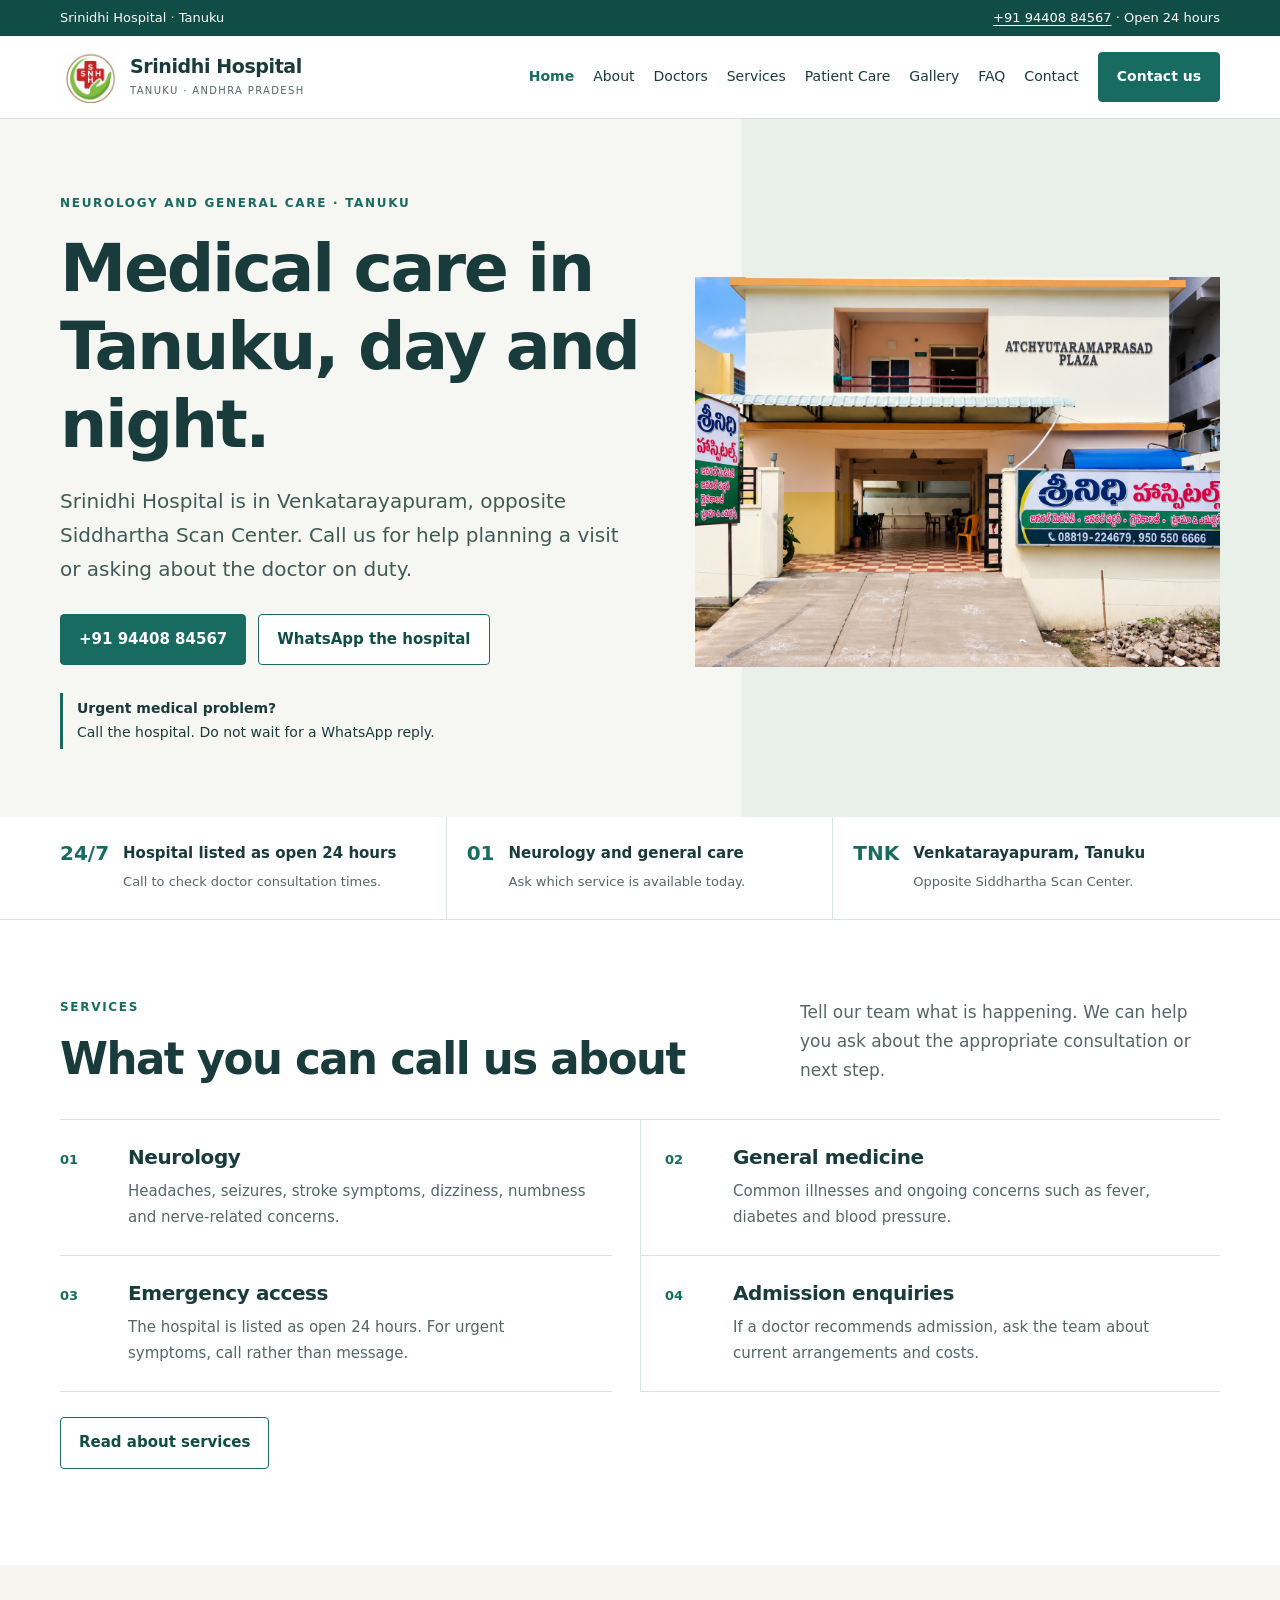
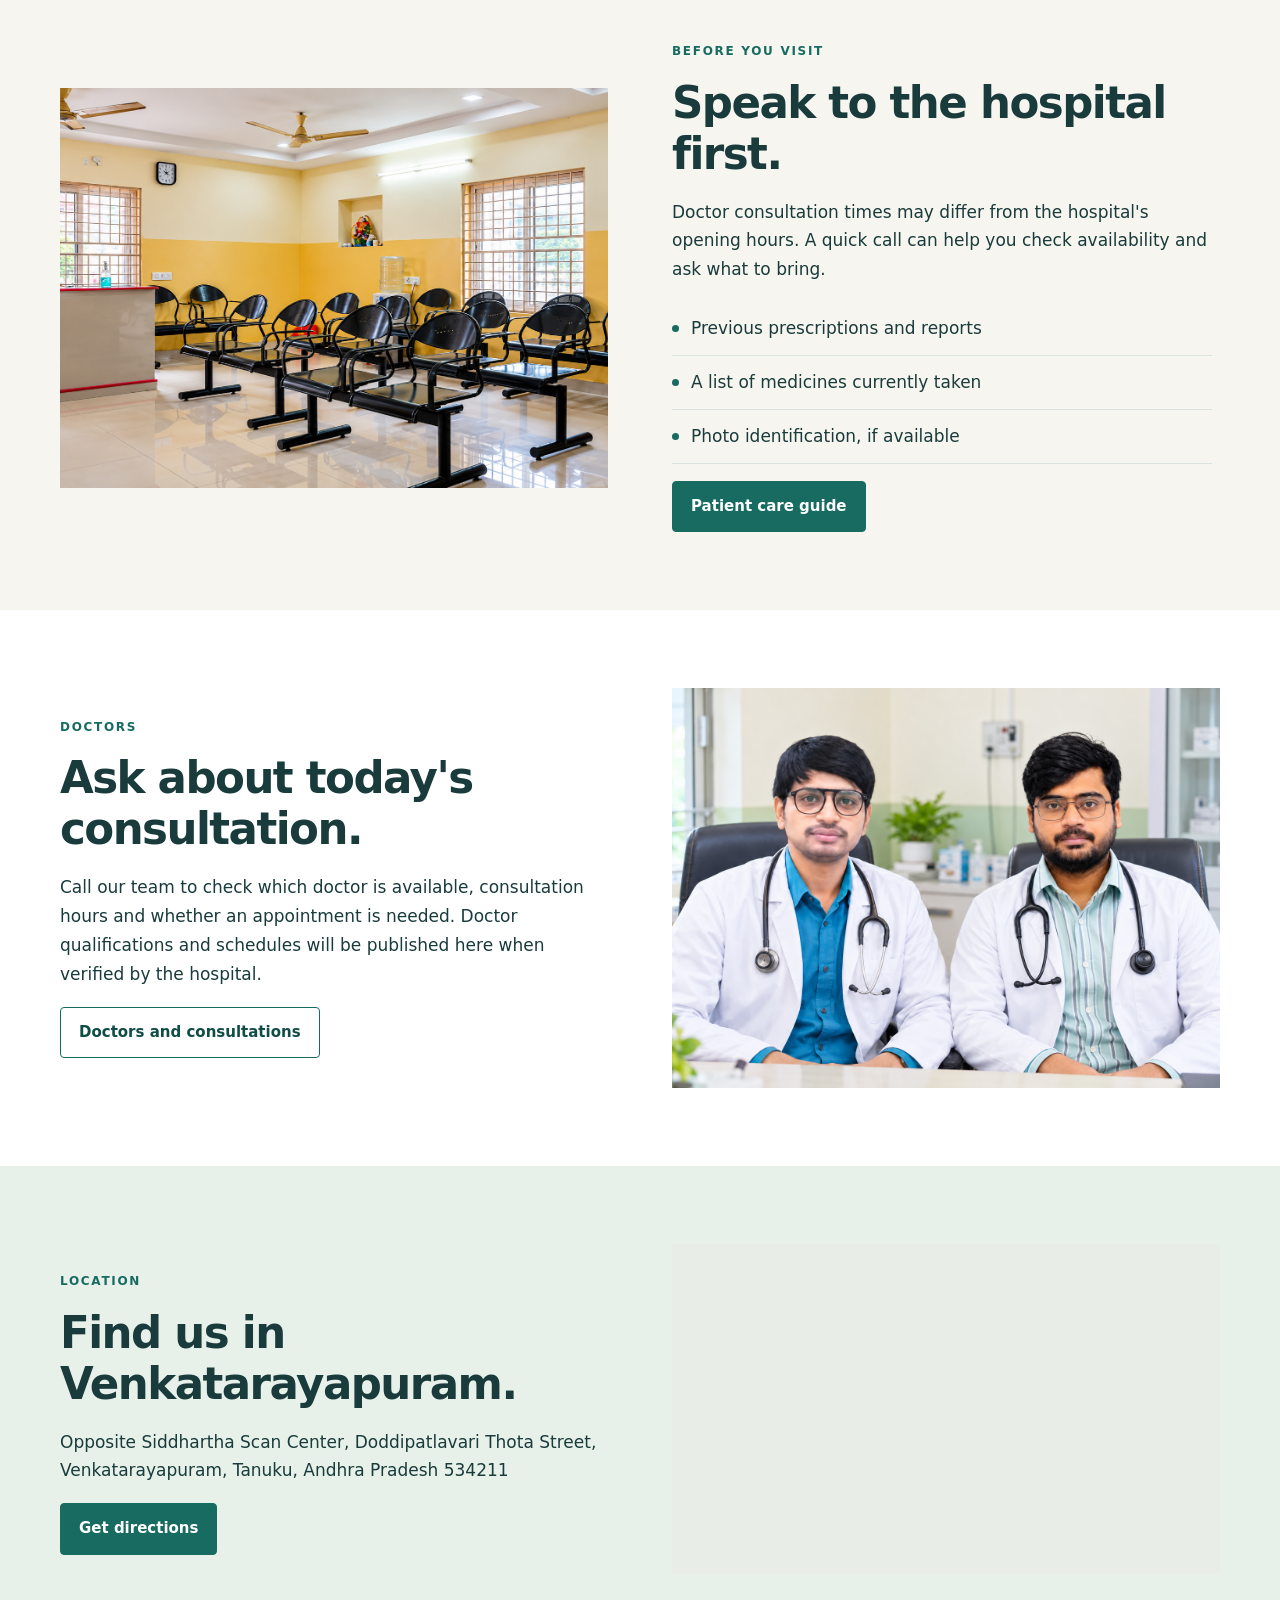
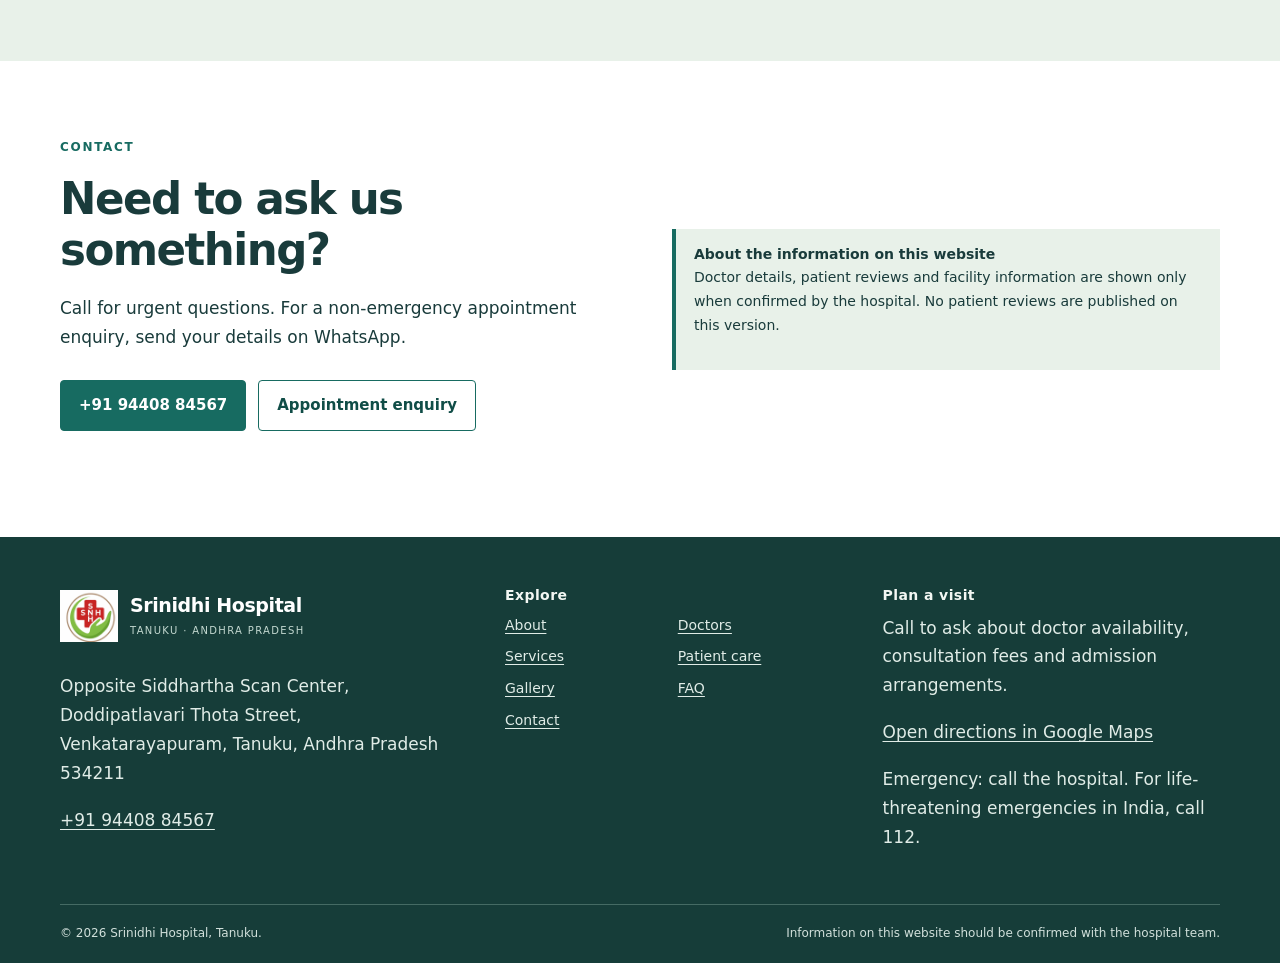
<file: index.html>
<!DOCTYPE html>
<html lang="en">
<head>
  <meta charset="UTF-8">
  <meta name="viewport" content="width=device-width, initial-scale=1">

  
  <link rel="canonical" href="https://srinidhi-hospital.onrender.com/">
<title>Srinidhi Neuro &amp; General Hospital, Tanuku | Neurology &amp; General Care</title>
  <meta name="description" content="Neurology and general medical care at Srinidhi Hospital in Tanuku, Andhra Pradesh. Call for information and help planning your visit.">
  <meta name="theme-color" content="#176b61">

  <meta property="og:type" content="website">
  <meta property="og:site_name" content="Srinidhi Hospital">
  <meta property="og:title" content="Srinidhi Hospital, Tanuku | Neurology and General Care">
  <meta property="og:description" content="Neurology and general medical care at Srinidhi Hospital in Tanuku, Andhra Pradesh.">

  <link rel="icon" href="assets/img/logo.png" type="image/png">
  <link rel="stylesheet" href="assets/css/style.css">

  

  <meta name="robots" content="index, follow, max-image-preview:large">
  <meta property="og:url" content="https://srinidhi-hospital.onrender.com/">
  <meta property="og:image" content="https://srinidhi-hospital.onrender.com/assets/img/og.png">
  <meta property="og:image:alt" content="Srinidhi Neuro &amp; General Hospital, Tanuku">
  <meta name="twitter:card" content="summary_large_image">
  <meta name="twitter:title" content="Srinidhi Hospital, Tanuku | Neurology and General Care">
  <meta name="twitter:description" content="Neurology and general medical care at Srinidhi Hospital in Tanuku, Andhra Pradesh. Call for information and help planning your visit.">
  <meta name="twitter:image" content="https://srinidhi-hospital.onrender.com/assets/img/og.png">
  <script type="application/ld+json">{"@context":"https://schema.org","@graph":[{"@type":"MedicalOrganization","@id":"https://srinidhi-hospital.onrender.com/#hospital","name":"Srinidhi Neuro & General Hospital","alternateName":"Srinidhi Hospital","url":"https://srinidhi-hospital.onrender.com/","telephone":"+91 94408 84567","logo":"https://srinidhi-hospital.onrender.com/assets/img/logo.png","image":"https://srinidhi-hospital.onrender.com/assets/img/og.png","address":{"@type":"PostalAddress","streetAddress":"Doddipatlavari Thota Street, Venkatarayapuram","addressLocality":"Tanuku","addressRegion":"Andhra Pradesh","postalCode":"534211","addressCountry":"IN"},"areaServed":{"@type":"City","name":"Tanuku"},"medicalSpecialty":["https://schema.org/Neurologic","https://schema.org/PrimaryCare"]},{"@type":"WebSite","@id":"https://srinidhi-hospital.onrender.com/#website","url":"https://srinidhi-hospital.onrender.com/","name":"Srinidhi Neuro & General Hospital","publisher":{"@id":"https://srinidhi-hospital.onrender.com/#hospital"},"inLanguage":"en-IN"},{"@type":"WebPage","@id":"https://srinidhi-hospital.onrender.com/#webpage","url":"https://srinidhi-hospital.onrender.com/","name":"Srinidhi Hospital, Tanuku | Neurology and General Care","description":"Neurology and general medical care at Srinidhi Hospital in Tanuku, Andhra Pradesh. Call for information and help planning your visit.","isPartOf":{"@id":"https://srinidhi-hospital.onrender.com/#website"},"about":{"@id":"https://srinidhi-hospital.onrender.com/#hospital"},"inLanguage":"en-IN"}]}</script>

</head>

<body>
<a class="skip" href="#main">Skip to content</a>

<div class="topbar">
  <div class="container">
    <span>Srinidhi Hospital · Tanuku</span>
    <span>
      <a data-phone href="tel:+919440884567">+91 94408 84567</a>
      · Open 24 hours
    </span>
  </div>
</div>

<header class="site-header">
  <div class="container nav-wrap">
   
    <a class="brand" href="index.html" aria-label="Srinidhi Hospital home">
      <img
        src="assets/img/logo.png"
        alt="Srinidhi Hospital logo"
        class="brand-logo"
        width="58"
        height="58"
      >
      <span class="brand-copy">
        <strong>Srinidhi Hospital</strong>
        <small>TANUKU · ANDHRA PRADESH</small>
      </span>
    </a>


    <button class="menu-toggle" type="button"
      aria-expanded="false" aria-label="Open navigation">
      Menu
    </button>

    <nav class="nav-links" aria-label="Main navigation">
      <a href="index.html" aria-current="page">Home</a>
      <a href="about.html">About</a>
      <a href="doctors.html">Doctors</a>
      <a href="services.html">Services</a>
      <a href="patient-care.html">Patient Care</a>
      <a href="gallery.html">Gallery</a>
      <a href="faq.html">FAQ</a>
      <a href="contact.html">Contact</a>
      <a class="nav-cta" href="contact.html#appointment">Contact us</a>
    </nav>

  </div>
</header>

<main id="main">

  <!-- Homepage hero -->
  <section class="hero">
    <div class="container hero-grid">

      <div class="hero-copy">
        <div class="eyebrow">NEUROLOGY AND GENERAL CARE · TANUKU</div>

        <h1>Medical care in Tanuku, day and night.</h1>

        <p class="lead">
          Srinidhi Hospital is in Venkatarayapuram, opposite
          Siddhartha Scan Center. Call us for help planning a visit
          or asking about the doctor on duty.
        </p>

        <div class="hero-actions">
          <a class="button" data-phone href="tel:+919440884567">
            Call +91 94408 84567
          </a>

          <a class="button secondary" data-wa
            href="https://wa.me/919440884567"
            target="_blank" rel="noopener">
            WhatsApp the hospital
          </a>
        </div>

        <div class="hero-note">
          <strong>Urgent medical problem?</strong>
          <span>Call the hospital. Do not wait for a WhatsApp reply.</span>
        </div>
      </div>

      <!-- Hospital exterior photo -->
      <div class="photo-slot hero-photo">
        <img
          src="assets/img/hospital-exterior.webp"
          alt="Exterior building of Srinidhi Hospital in Tanuku, Andhra Pradesh"
          width="1024"
          height="1536"
          fetchpriority="high">
      </div>

    </div>
  </section>

  <!-- Hospital information strip -->
  <section class="trust-strip">
    <div class="container trust-grid">

      <div class="trust-item">
        <span class="trust-num">24/7</span>
        <span>
          <strong>Hospital listed as open 24 hours</strong>
          <small>Call to check doctor consultation times.</small>
        </span>
      </div>

      <div class="trust-item">
        <span class="trust-num">01</span>
        <span>
          <strong>Neurology and general care</strong>
          <small>Ask which service is available today.</small>
        </span>
      </div>

      <div class="trust-item">
        <span class="trust-num">TNK</span>
        <span>
          <strong>Venkatarayapuram, Tanuku</strong>
          <small>Opposite Siddhartha Scan Center.</small>
        </span>
      </div>

    </div>
  </section>

  <!-- Services -->
  <section class="section">
    <div class="container">

      <div class="section-heading">
        <div>
          <div class="eyebrow">SERVICES</div>
          <h2>What you can call us about</h2>
        </div>

        <p>
          Tell our team what is happening. We can help you ask about
          the appropriate consultation or next step.
        </p>
      </div>

      <div class="services-list">

        <article class="service-row">
          <span class="service-index">01</span>
          <div>
            <h3>Neurology</h3>
            <p>
              Headaches, seizures, stroke symptoms, dizziness,
              numbness and nerve-related concerns.
            </p>
          </div>
        </article>

        <article class="service-row">
          <span class="service-index">02</span>
          <div>
            <h3>General medicine</h3>
            <p>
              Common illnesses and ongoing concerns such as fever,
              diabetes and blood pressure.
            </p>
          </div>
        </article>

        <article class="service-row">
          <span class="service-index">03</span>
          <div>
            <h3>Emergency access</h3>
            <p>
              The hospital is listed as open 24 hours. For urgent
              symptoms, call rather than message.
            </p>
          </div>
        </article>

        <article class="service-row">
          <span class="service-index">04</span>
          <div>
            <h3>Admission enquiries</h3>
            <p>
              If a doctor recommends admission, ask the team about
              current arrangements and costs.
            </p>
          </div>
        </article>

      </div>

      <p style="margin-top:25px">
        <a class="button secondary" href="services.html">
          Read about services
        </a>
      </p>

    </div>
  </section>

  <!-- Before your visit -->
  <section class="section soft">
    <div class="container split">
      <div class="photo-slot hero-photo">
        <img
            src="assets/img/reception.webp"
            alt="Reception and waiting area at Srinidhi Hospital"
            width="1600"
            height="900"
            loading="lazy"
        >
        </div>

      <div class="split-copy">
        <div class="eyebrow">BEFORE YOU VISIT</div>
        <h2>Speak to the hospital first.</h2>

        <p>
          Doctor consultation times may differ from the hospital's
          opening hours. A quick call can help you check availability
          and ask what to bring.
        </p>

        <ul class="checklist">
          <li>Previous prescriptions and reports</li>
          <li>A list of medicines currently taken</li>
          <li>Photo identification, if available</li>
        </ul>

        <a href="patient-care.html" class="button">
          Patient care guide
        </a>
      </div>

    </div>
  </section>

  <!-- Doctors -->
  <section class="section">
    <div class="container split">

      <div class="split-copy">
        <div class="eyebrow">DOCTORS</div>
        <h2>Ask about today's consultation.</h2>

        <p>
          Call our team to check which doctor is available,
          consultation hours and whether an appointment is needed.
          Doctor qualifications and schedules will be published here
          when verified by the hospital.
        </p>

        <a class="button secondary" href="doctors.html">
          Doctors and consultations
        </a>
      </div>

      <div class="photo-slot hero-photo">
        <img
            src="assets/img/doctors-team.webp"
            alt="Doctors at Srinidhi Hospital, Tanuku"
            width="1536"
            height="1024"
            loading="lazy"
        >
        </div>

    </div>
  </section>

  <!-- Location and map -->
  <section class="section green">
    <div class="container split">

      <div>
        <div class="eyebrow">LOCATION</div>
        <h2>Find us in Venkatarayapuram.</h2>

        <p data-address>
          Opposite Siddhartha Scan Center, Doddipatlavari Thota Street,
          Venkatarayapuram, Tanuku, Andhra Pradesh 534211
        </p>

        <a class="button" data-map
          href="https://www.google.com/maps/search/?api=1&query=Srinidhi+Hospital+Tanuku"
          target="_blank" rel="noopener">
          Get directions
        </a>
      </div>

      <div>
        <iframe
          class="map-frame"
          title="Map showing Srinidhi Hospital in Tanuku"
          loading="lazy"
          src="https://maps.google.com/maps?q=Srinidhi%20Hospital%20Tanuku%20Andhra%20Pradesh&t=&z=15&ie=UTF8&iwloc=&output=embed"
          referrerpolicy="no-referrer-when-downgrade">
        </iframe>
      </div>

    </div>
  </section>

  <!-- Contact -->
  <section class="section">
    <div class="container split">

      <div>
        <div class="eyebrow">CONTACT</div>
        <h2>Need to ask us something?</h2>

        <p>
          Call for urgent questions. For a non-emergency appointment
          enquiry, send your details on WhatsApp.
        </p>

        <div class="hero-actions">
          <a class="button" data-phone href="tel:+919440884567">
            Call the hospital
          </a>

          <a class="button secondary" href="contact.html#appointment">
            Appointment enquiry
          </a>
        </div>
      </div>

      <div class="notice">
        <strong>About the information on this website</strong>
        <p>
          Doctor details, patient reviews and facility information
          are shown only when confirmed by the hospital. No patient
          reviews are published on this version.
        </p>
      </div>

    </div>
  </section>

</main>

<!-- Footer -->
<footer class="site-footer">
  <div class="container">

    <div class="footer-grid">

      <div>
        
        <a class="brand" href="index.html" aria-label="Srinidhi Hospital home">
          <img
            src="assets/img/logo.png"
            alt="Srinidhi Hospital logo"
            class="brand-logo"
            width="58"
            height="58"
            loading="lazy"
          >
          <span class="brand-copy">
            <strong>Srinidhi Hospital</strong>
            <small>TANUKU · ANDHRA PRADESH</small>
          </span>
        </a>


        <p style="margin-top:18px" data-address>
          Opposite Siddhartha Scan Center, Doddipatlavari Thota Street,
          Venkatarayapuram, Tanuku, Andhra Pradesh 534211
        </p>

        <p>
          <a data-phone href="tel:+919440884567">
            +91 94408 84567
          </a>
        </p>
      </div>

      <div>
        <h3>Explore</h3>
        <div class="footer-links">
          <a href="about.html">About</a>
          <a href="doctors.html">Doctors</a>
          <a href="services.html">Services</a>
          <a href="patient-care.html">Patient care</a>
          <a href="gallery.html">Gallery</a>
          <a href="faq.html">FAQ</a>
          <a href="contact.html">Contact</a>
        </div>
      </div>

      <div>
        <h3>Plan a visit</h3>
        <p>
          Call to ask about doctor availability, consultation fees
          and admission arrangements.
        </p>

        <p>
          <a data-map
            href="https://www.google.com/maps/search/?api=1&query=Srinidhi+Hospital+Tanuku"
            target="_blank" rel="noopener">
            Open directions in Google Maps
          </a>
        </p>

        <p>
          Emergency: call the hospital. For life-threatening
          emergencies in India, call 112.
        </p>
      </div>

    </div>

    <div class="footer-bottom">
      <span>© <span data-year>2026</span> Srinidhi Hospital, Tanuku.</span>
      <span>Information on this website should be confirmed with the hospital team.</span>
    </div>

  </div>
</footer>

<!-- Fixed mobile call and WhatsApp buttons -->
<div class="mobile-actions">
  <a data-phone href="tel:+919440884567">Call hospital</a>
  <a data-wa href="https://wa.me/919440884567"
    target="_blank" rel="noopener">WhatsApp</a>
</div>

<script src="assets/js/config.js"></script>
<script src="assets/js/main.js"></script>

</body>
</html>
</file>
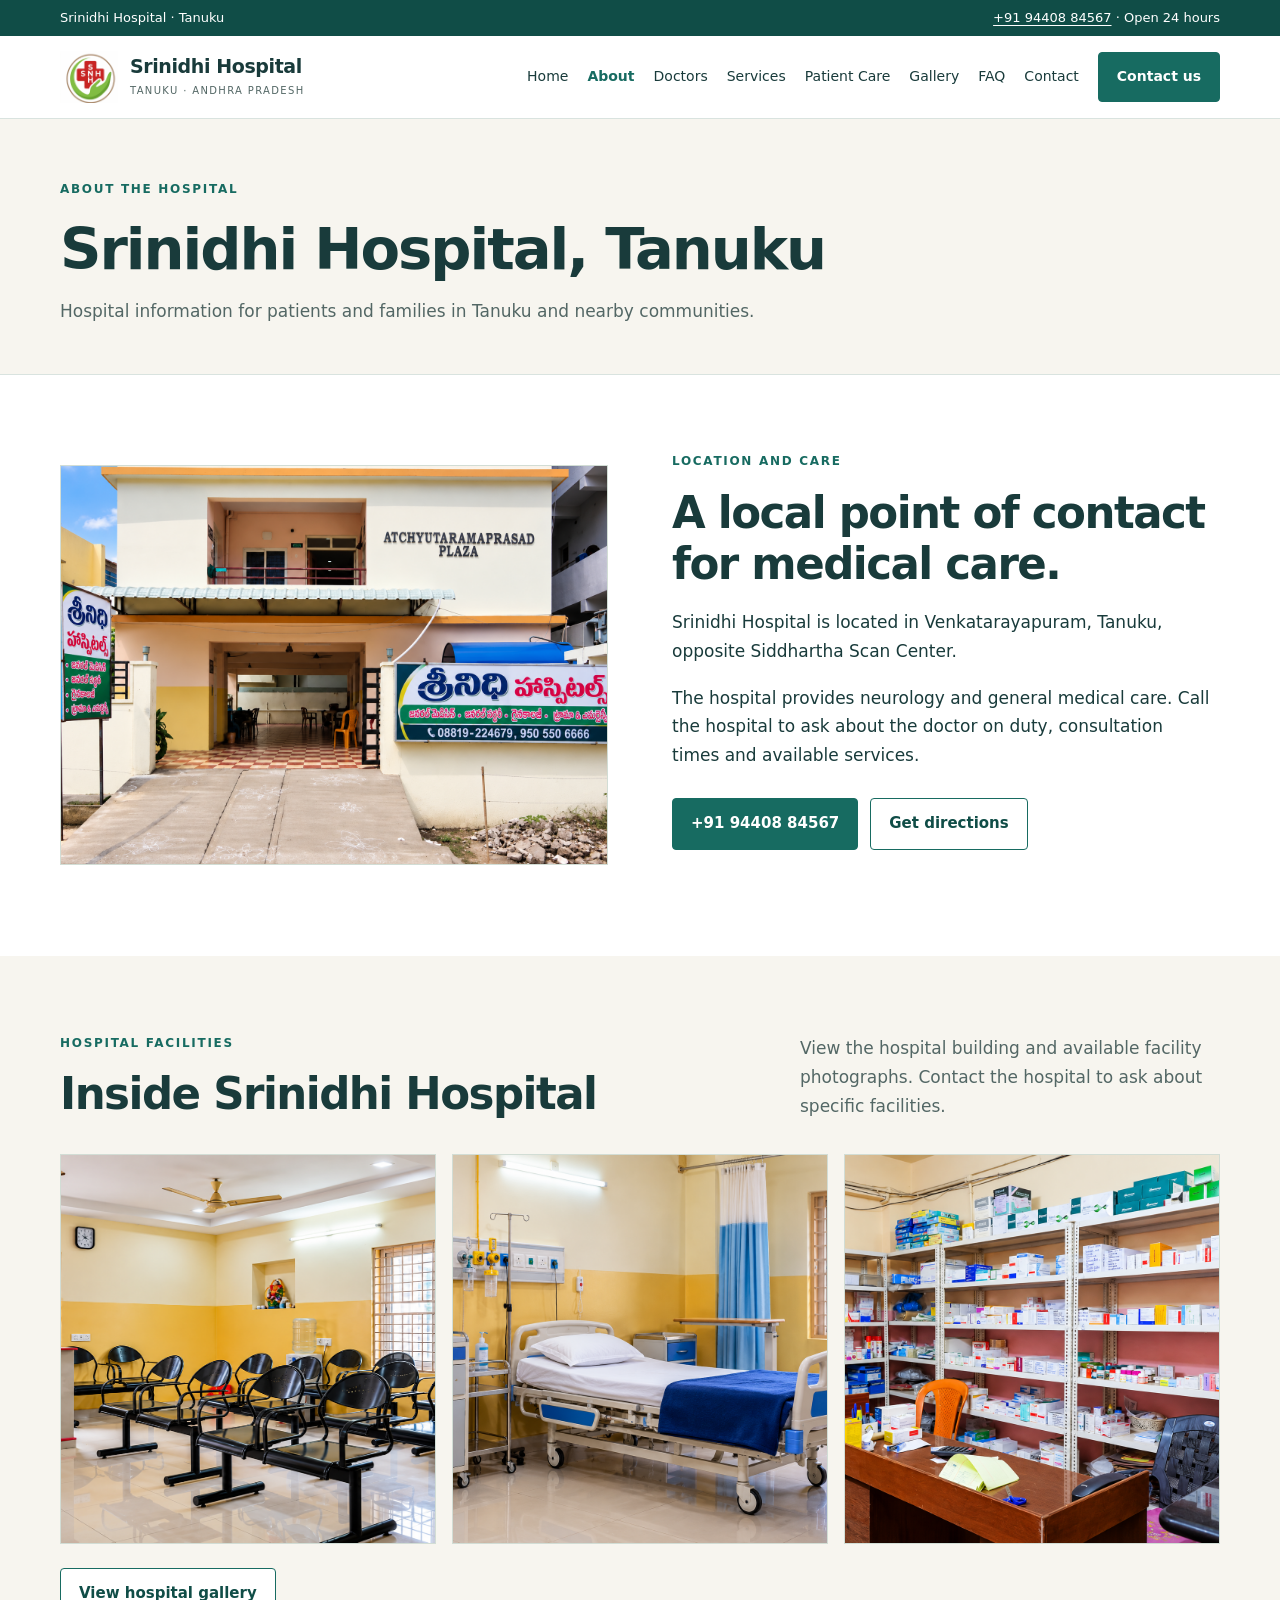
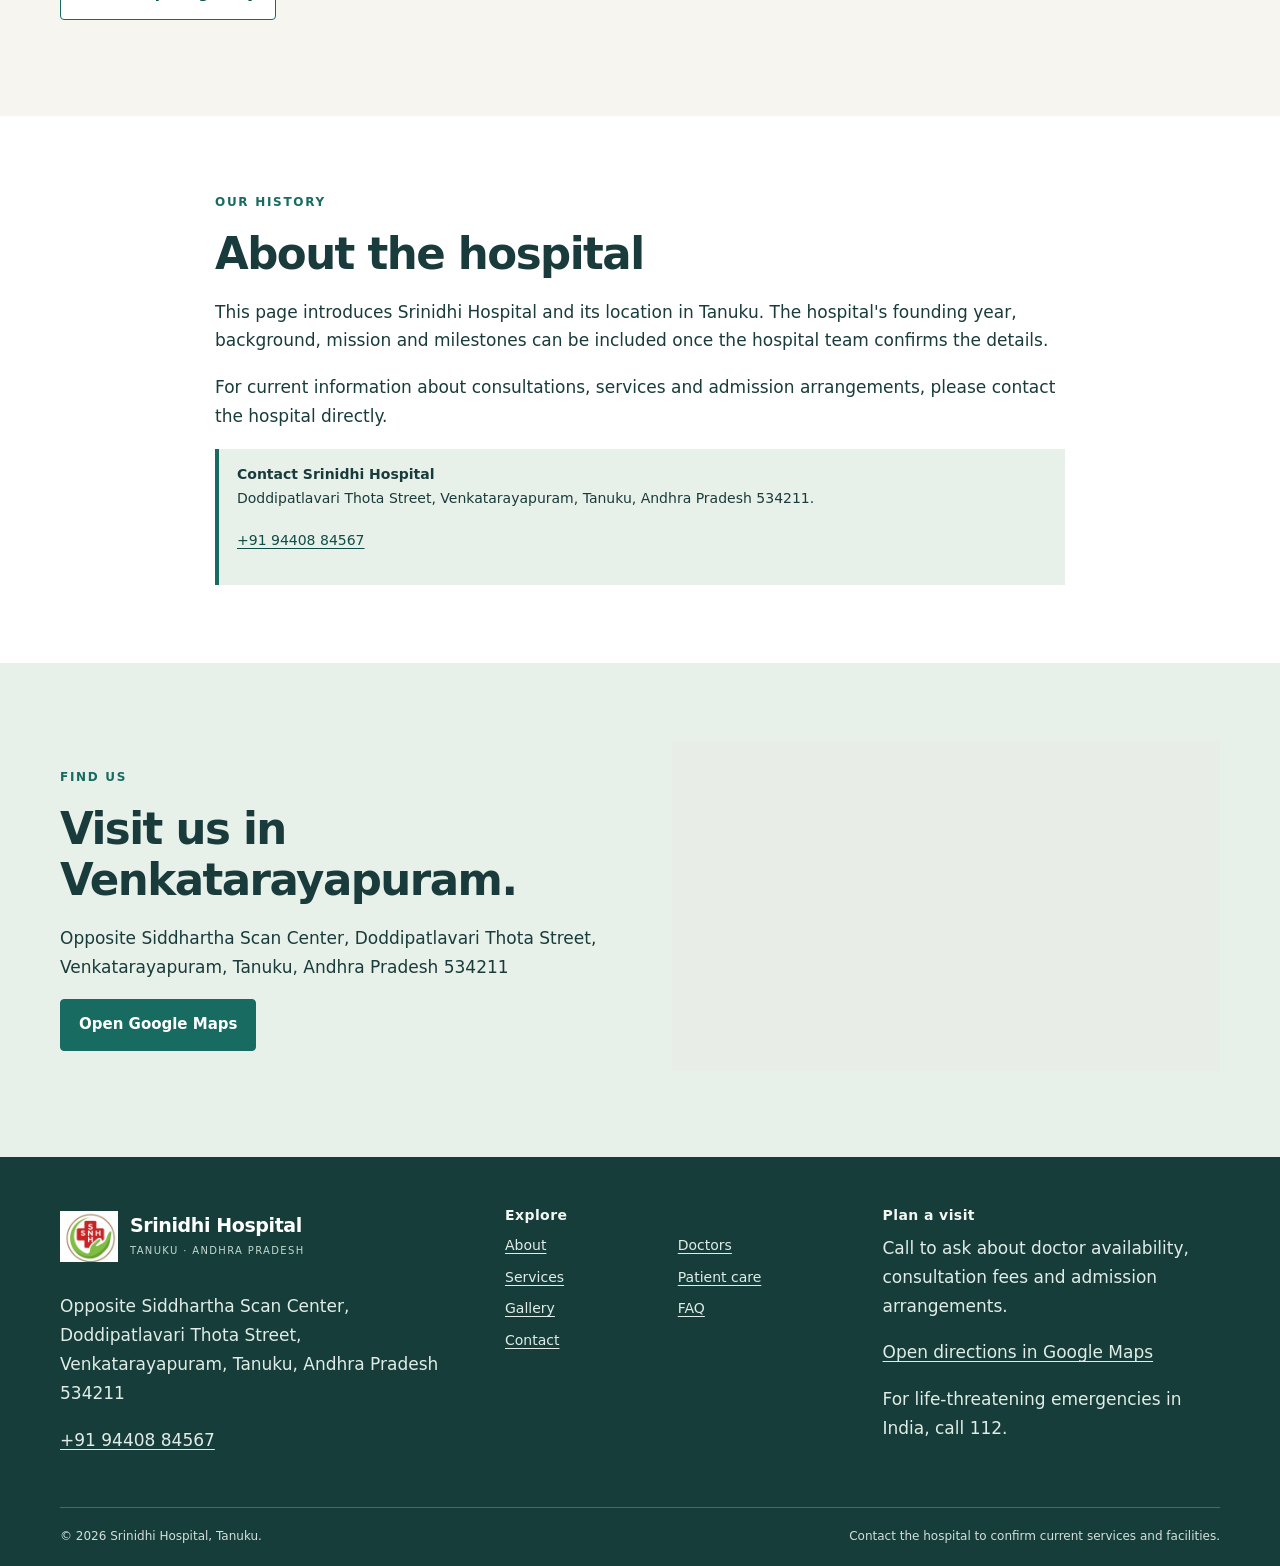
<file: about.html>
<!doctype html>
<html lang="en">
<head>
  <meta charset="utf-8">
  <meta name="viewport" content="width=device-width, initial-scale=1">

  
  <link rel="canonical" href="https://srinidhi-hospital.onrender.com/about.html">
<title>About Srinidhi Hospital | Tanuku</title>
  <meta name="description" content="Learn about Srinidhi Hospital in Venkatarayapuram, Tanuku, Andhra Pradesh. Find our location, care services and hospital facilities.">
  <meta name="theme-color" content="#176b61">

  <meta property="og:type" content="website">
  <meta property="og:site_name" content="Srinidhi Hospital">
  <meta property="og:title" content="About Srinidhi Hospital | Tanuku">
  <meta property="og:description" content="Hospital location, care services and facilities in Venkatarayapuram, Tanuku.">

  <link rel="icon" href="assets/img/favicon.svg" type="image/svg+xml">
  <link rel="stylesheet" href="assets/css/style.css">

  

  <meta name="robots" content="index, follow, max-image-preview:large">
  <meta property="og:url" content="https://srinidhi-hospital.onrender.com/about.html">
  <meta property="og:image" content="https://srinidhi-hospital.onrender.com/assets/img/og.png">
  <meta property="og:image:alt" content="Srinidhi Neuro &amp; General Hospital, Tanuku">
  <meta name="twitter:card" content="summary_large_image">
  <meta name="twitter:title" content="About Srinidhi Hospital | Tanuku">
  <meta name="twitter:description" content="Learn about Srinidhi Hospital in Venkatarayapuram, Tanuku, Andhra Pradesh. Find our location, care services and hospital facilities.">
  <meta name="twitter:image" content="https://srinidhi-hospital.onrender.com/assets/img/og.png">
  <script type="application/ld+json">{"@context":"https://schema.org","@graph":[{"@type":"MedicalOrganization","@id":"https://srinidhi-hospital.onrender.com/#hospital","name":"Srinidhi Neuro & General Hospital","alternateName":"Srinidhi Hospital","url":"https://srinidhi-hospital.onrender.com/","telephone":"+91 94408 84567","logo":"https://srinidhi-hospital.onrender.com/assets/img/logo.png","image":"https://srinidhi-hospital.onrender.com/assets/img/og.png","address":{"@type":"PostalAddress","streetAddress":"Doddipatlavari Thota Street, Venkatarayapuram","addressLocality":"Tanuku","addressRegion":"Andhra Pradesh","postalCode":"534211","addressCountry":"IN"},"areaServed":{"@type":"City","name":"Tanuku"},"medicalSpecialty":["https://schema.org/Neurologic","https://schema.org/PrimaryCare"]},{"@type":"WebSite","@id":"https://srinidhi-hospital.onrender.com/#website","url":"https://srinidhi-hospital.onrender.com/","name":"Srinidhi Neuro & General Hospital","publisher":{"@id":"https://srinidhi-hospital.onrender.com/#hospital"},"inLanguage":"en-IN"},{"@type":"WebPage","@id":"https://srinidhi-hospital.onrender.com/about.html#webpage","url":"https://srinidhi-hospital.onrender.com/about.html","name":"About Srinidhi Hospital | Tanuku","description":"Learn about Srinidhi Hospital in Venkatarayapuram, Tanuku, Andhra Pradesh. Find our location, care services and hospital facilities.","isPartOf":{"@id":"https://srinidhi-hospital.onrender.com/#website"},"about":{"@id":"https://srinidhi-hospital.onrender.com/#hospital"},"inLanguage":"en-IN"}]}</script>

</head>

<body>
<a class="skip" href="#main">Skip to content</a>

<!-- Top contact bar -->
<div class="topbar">
  <div class="container">
    <span>Srinidhi Hospital · Tanuku</span>
    <span>
      <a data-phone href="tel:+919440884567">+91 94408 84567</a>
      · Open 24 hours
    </span>
  </div>
</div>

<!-- Header and navigation -->
<header class="site-header">
  <div class="container nav-wrap">

    
    <a class="brand" href="index.html" aria-label="Srinidhi Hospital home">
      <img
        src="assets/img/logo.png"
        alt="Srinidhi Hospital logo"
        class="brand-logo"
        width="58"
        height="58"
      >
      <span class="brand-copy">
        <strong>Srinidhi Hospital</strong>
        <small>TANUKU · ANDHRA PRADESH</small>
      </span>
    </a>


    <button
      class="menu-toggle"
      type="button"
      aria-expanded="false"
      aria-label="Open navigation">
      Menu
    </button>

    <nav class="nav-links" aria-label="Main navigation">
      <a href="index.html">Home</a>
      <a href="about.html" aria-current="page">About</a>
      <a href="doctors.html">Doctors</a>
      <a href="services.html">Services</a>
      <a href="patient-care.html">Patient Care</a>
      <a href="gallery.html">Gallery</a>
      <a href="faq.html">FAQ</a>
      <a href="contact.html">Contact</a>
      <a class="nav-cta" href="contact.html#appointment">Contact us</a>
    </nav>

  </div>
</header>

<main id="main">

  <!-- Page introduction -->
  <section class="page-intro">
    <div class="container">
      <div class="eyebrow">ABOUT THE HOSPITAL</div>
      <h1>Srinidhi Hospital, Tanuku</h1>
      <p>
        Hospital information for patients and families in Tanuku
        and nearby communities.
      </p>
    </div>
  </section>

  <!-- Hospital building and location -->
  <section class="section">
    <div class="container split">

      <div class="photo-slot">
        <img
          src="assets/img/hospital-exterior.webp"
          alt="Exterior building of Srinidhi Hospital in Tanuku"
          width="1024"
          height="1536"
          loading="lazy">
      </div>

      <div class="split-copy">
        <div class="eyebrow">LOCATION AND CARE</div>
        <h2>A local point of contact for medical care.</h2>

        <p>
          Srinidhi Hospital is located in Venkatarayapuram, Tanuku,
          opposite Siddhartha Scan Center.
        </p>

        <p>
          The hospital provides neurology and general medical care.
          Call the hospital to ask about the doctor on duty,
          consultation times and available services.
        </p>

        <div class="hero-actions">
          <a class="button" data-phone href="tel:+919440884567">
            Call the hospital
          </a>

          <a
            class="button secondary"
            data-map
            href="https://www.google.com/maps/search/?api=1&amp;query=Srinidhi+Hospital+Tanuku"
            target="_blank"
            rel="noopener">
            Get directions
          </a>
        </div>
      </div>

    </div>
  </section>

  <!-- Reception and facilities -->
  <section class="section soft">
    <div class="container">

      <div class="section-heading">
        <div>
          <div class="eyebrow">HOSPITAL FACILITIES</div>
          <h2>Inside Srinidhi Hospital</h2>
        </div>

        <p>
          View the hospital building and available facility photographs.
          Contact the hospital to ask about specific facilities.
        </p>
      </div>

      <div class="gallery-grid">

        <!-- Reception photograph -->
        <div class="photo-slot">
          <img
            src="assets/img/reception.webp"
            alt="Reception and patient waiting area at Srinidhi Hospital"
            width="1600"
            height="900"
            loading="lazy">
        </div>

        <!-- Patient room photograph -->
        <div class="photo-slot">
          <img
            src="assets/img/patient-room.webp"
            alt="Patient room at Srinidhi Hospital"
            width="1200"
            height="800"
            loading="lazy">
        </div>

        <!-- Medical equipment photograph -->
        <div class="photo-slot">
          <img
            src="assets/img/medical-equipment.webp"
            alt="Medical equipment at Srinidhi Hospital"
            width="1200"
            height="800"
            loading="lazy">
        </div>

      </div>

      <p style="margin-top:24px">
        <a class="button secondary" href="gallery.html">
          View hospital gallery
        </a>
      </p>

    </div>
  </section>

  <!-- Hospital history -->
  <section class="section">
    <div class="container content-narrow">

      <div class="eyebrow">OUR HISTORY</div>
      <h2>About the hospital</h2>

      <p>
        This page introduces Srinidhi Hospital and its location in Tanuku.
        The hospital's founding year, background, mission and milestones
        can be included once the hospital team confirms the details.
      </p>

      <p>
        For current information about consultations, services and
        admission arrangements, please contact the hospital directly.
      </p>

      <div class="notice">
        <strong>Contact Srinidhi Hospital</strong>
        <p>
          Doddipatlavari Thota Street, Venkatarayapuram,
          Tanuku, Andhra Pradesh 534211.
        </p>
        <p>
          <a data-phone href="tel:+919440884567">
            +91 94408 84567
          </a>
        </p>
      </div>

    </div>
  </section>

  <!-- Location map -->
  <section class="section green">
    <div class="container split">

      <div>
        <div class="eyebrow">FIND US</div>
        <h2>Visit us in Venkatarayapuram.</h2>

        <p data-address>
          Opposite Siddhartha Scan Center, Doddipatlavari Thota Street,
          Venkatarayapuram, Tanuku, Andhra Pradesh 534211
        </p>

        <a
          class="button"
          data-map
          href="https://www.google.com/maps/search/?api=1&amp;query=Srinidhi+Hospital+Tanuku"
          target="_blank"
          rel="noopener">
          Open Google Maps
        </a>
      </div>

      <div>
        <iframe
          class="map-frame"
          title="Map showing Srinidhi Hospital in Tanuku"
          loading="lazy"
          src="https://maps.google.com/maps?q=Srinidhi%20Hospital%20Tanuku%20Andhra%20Pradesh&amp;z=15&amp;output=embed"
          referrerpolicy="no-referrer-when-downgrade">
        </iframe>
      </div>

    </div>
  </section>

</main>

<!-- Footer -->
<footer class="site-footer">
  <div class="container">

    <div class="footer-grid">

      <div>
        
        <a class="brand" href="index.html" aria-label="Srinidhi Hospital home">
          <img
            src="assets/img/logo.png"
            alt="Srinidhi Hospital logo"
            class="brand-logo"
            width="58"
            height="58"
            loading="lazy"
          >
          <span class="brand-copy">
            <strong>Srinidhi Hospital</strong>
            <small>TANUKU · ANDHRA PRADESH</small>
          </span>
        </a>


        <p style="margin-top:18px" data-address>
          Opposite Siddhartha Scan Center, Doddipatlavari Thota Street,
          Venkatarayapuram, Tanuku, Andhra Pradesh 534211
        </p>

        <p>
          <a data-phone href="tel:+919440884567">
            +91 94408 84567
          </a>
        </p>
      </div>

      <div>
        <h3>Explore</h3>
        <div class="footer-links">
          <a href="about.html">About</a>
          <a href="doctors.html">Doctors</a>
          <a href="services.html">Services</a>
          <a href="patient-care.html">Patient care</a>
          <a href="gallery.html">Gallery</a>
          <a href="faq.html">FAQ</a>
          <a href="contact.html">Contact</a>
        </div>
      </div>

      <div>
        <h3>Plan a visit</h3>
        <p>
          Call to ask about doctor availability, consultation fees
          and admission arrangements.
        </p>
        <p>
          <a
            data-map
            href="https://www.google.com/maps/search/?api=1&amp;query=Srinidhi+Hospital+Tanuku"
            target="_blank"
            rel="noopener">
            Open directions in Google Maps
          </a>
        </p>
        <p>
          For life-threatening emergencies in India, call 112.
        </p>
      </div>

    </div>

    <div class="footer-bottom">
      <span>© <span data-year>2026</span> Srinidhi Hospital, Tanuku.</span>
      <span>Contact the hospital to confirm current services and facilities.</span>
    </div>

  </div>
</footer>

<!-- Mobile call and WhatsApp actions -->
<div class="mobile-actions">
  <a data-phone href="tel:+919440884567">Call hospital</a>
  <a
    data-wa
    href="https://wa.me/919440884567"
    target="_blank"
    rel="noopener">
    WhatsApp
  </a>
</div>

<script src="assets/js/config.js"></script>
<script src="assets/js/main.js"></script>

</body>
</html>
</file>
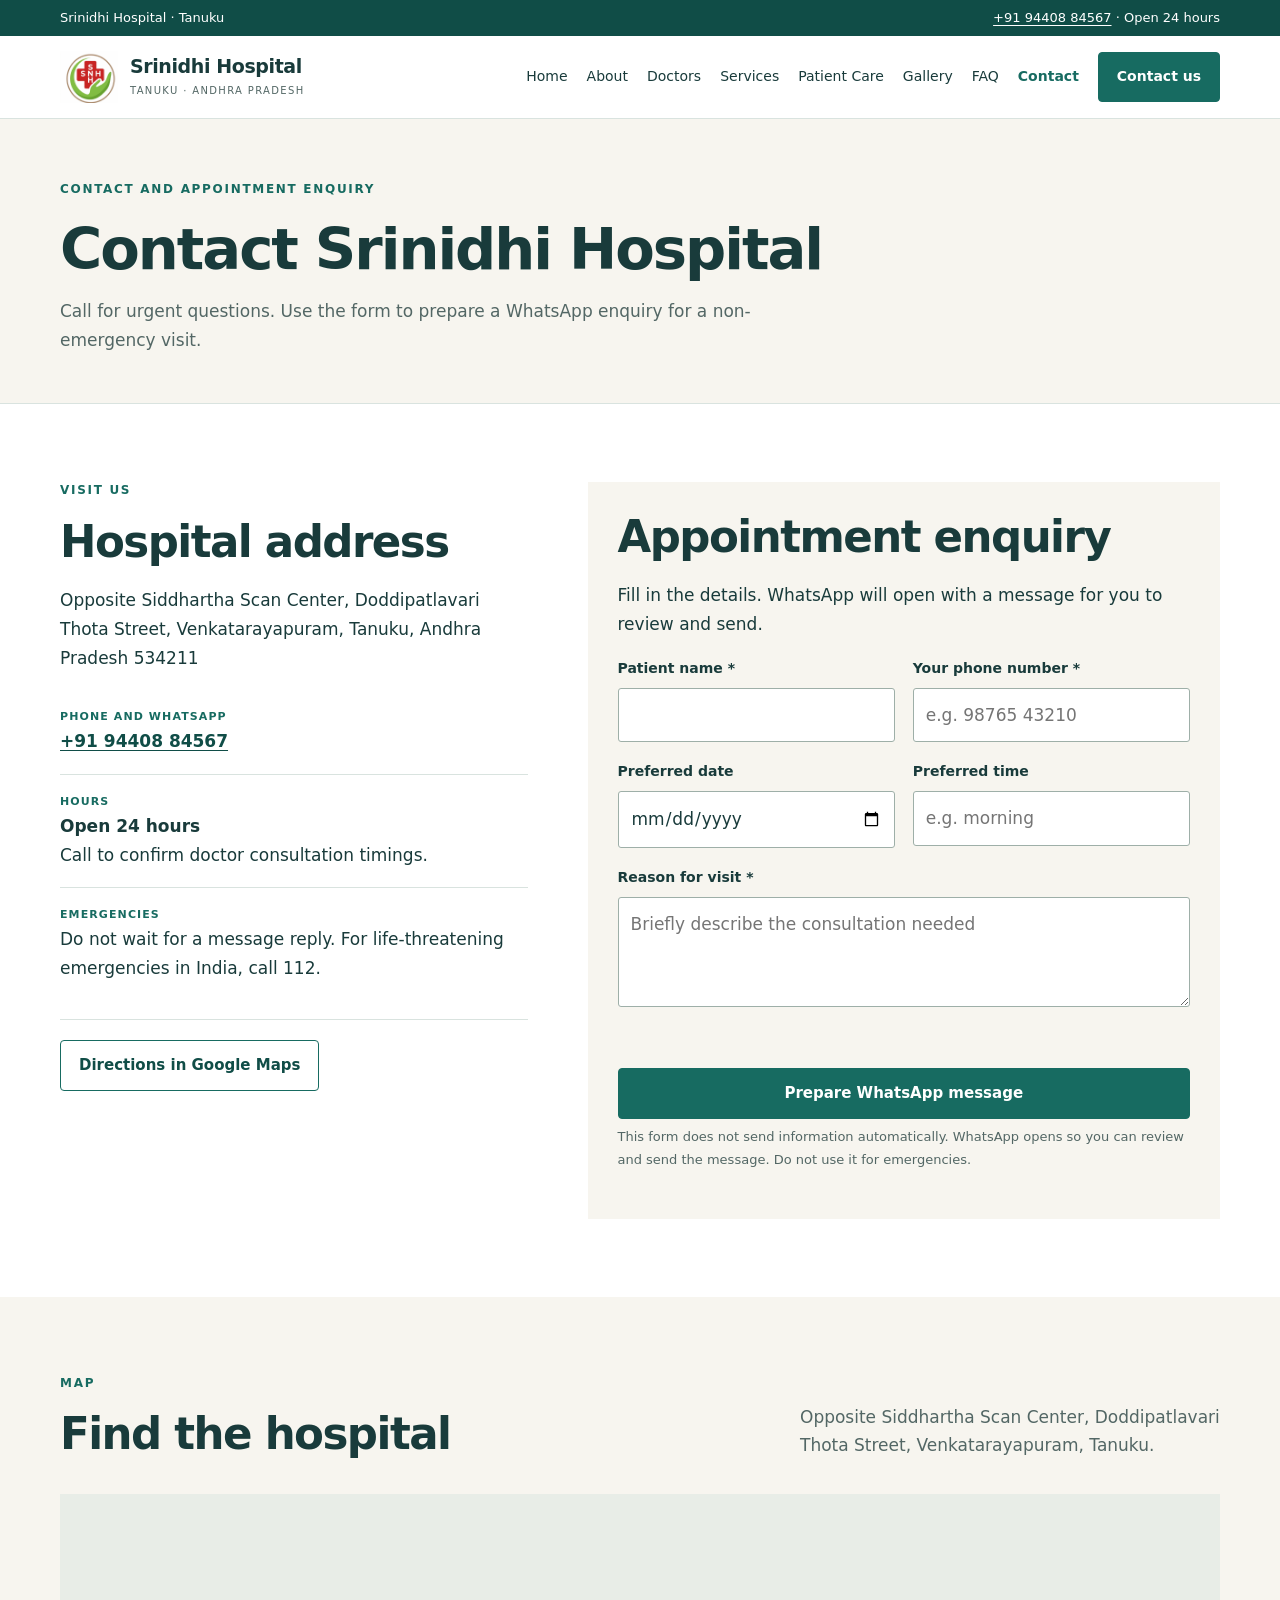
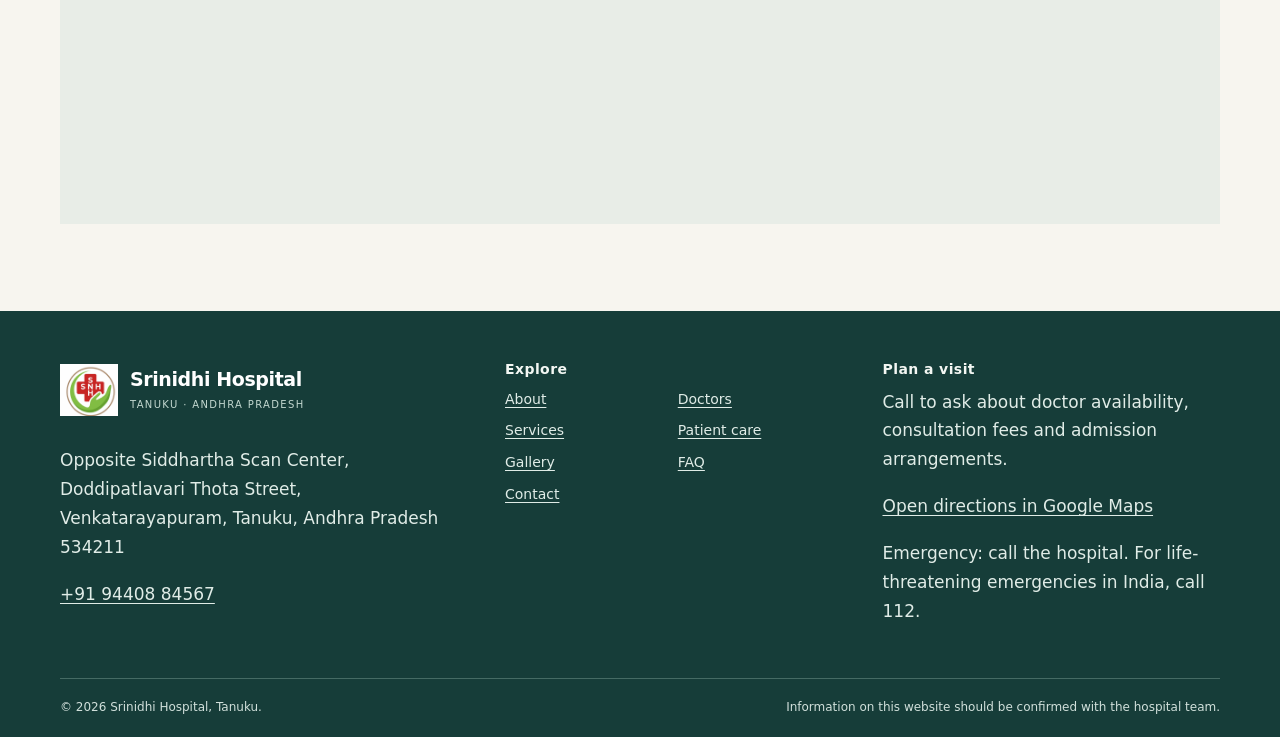
<file: contact.html>
<!doctype html>
<html lang="en">
<head>
  <meta charset="utf-8">
  <meta name="viewport" content="width=device-width,initial-scale=1">

  
  <link rel="canonical" href="https://srinidhi-hospital.onrender.com/contact.html">
<title>Contact and Appointment Enquiry | Srinidhi Hospital</title>
  <meta name="description" content="Contact Srinidhi Hospital in Tanuku by phone or WhatsApp, find the location and send an appointment enquiry.">
  <meta name="theme-color" content="#176b61">

  <meta property="og:type" content="website">
  <meta property="og:site_name" content="Srinidhi Hospital">
  <meta property="og:title" content="Contact and Appointment Enquiry | Srinidhi Hospital">
  <meta property="og:description" content="Contact Srinidhi Hospital in Tanuku by phone or WhatsApp, find the location and send an appointment enquiry.">

  <!-- Official hospital logo -->
  <link rel="icon" href="assets/img/logo.png" type="image/png">
  <link rel="stylesheet" href="assets/css/style.css">

  

  <meta name="robots" content="index, follow, max-image-preview:large">
  <meta property="og:url" content="https://srinidhi-hospital.onrender.com/contact.html">
  <meta property="og:image" content="https://srinidhi-hospital.onrender.com/assets/img/og.png">
  <meta property="og:image:alt" content="Srinidhi Neuro &amp; General Hospital, Tanuku">
  <meta name="twitter:card" content="summary_large_image">
  <meta name="twitter:title" content="Contact and Appointment Enquiry | Srinidhi Hospital">
  <meta name="twitter:description" content="Contact Srinidhi Hospital in Tanuku by phone or WhatsApp, find the location and send an appointment enquiry.">
  <meta name="twitter:image" content="https://srinidhi-hospital.onrender.com/assets/img/og.png">
  <script type="application/ld+json">{"@context":"https://schema.org","@graph":[{"@type":"MedicalOrganization","@id":"https://srinidhi-hospital.onrender.com/#hospital","name":"Srinidhi Neuro & General Hospital","alternateName":"Srinidhi Hospital","url":"https://srinidhi-hospital.onrender.com/","telephone":"+91 94408 84567","logo":"https://srinidhi-hospital.onrender.com/assets/img/logo.png","image":"https://srinidhi-hospital.onrender.com/assets/img/og.png","address":{"@type":"PostalAddress","streetAddress":"Doddipatlavari Thota Street, Venkatarayapuram","addressLocality":"Tanuku","addressRegion":"Andhra Pradesh","postalCode":"534211","addressCountry":"IN"},"areaServed":{"@type":"City","name":"Tanuku"},"medicalSpecialty":["https://schema.org/Neurologic","https://schema.org/PrimaryCare"]},{"@type":"WebSite","@id":"https://srinidhi-hospital.onrender.com/#website","url":"https://srinidhi-hospital.onrender.com/","name":"Srinidhi Neuro & General Hospital","publisher":{"@id":"https://srinidhi-hospital.onrender.com/#hospital"},"inLanguage":"en-IN"},{"@type":"WebPage","@id":"https://srinidhi-hospital.onrender.com/contact.html#webpage","url":"https://srinidhi-hospital.onrender.com/contact.html","name":"Contact and Appointment Enquiry | Srinidhi Hospital","description":"Contact Srinidhi Hospital in Tanuku by phone or WhatsApp, find the location and send an appointment enquiry.","isPartOf":{"@id":"https://srinidhi-hospital.onrender.com/#website"},"about":{"@id":"https://srinidhi-hospital.onrender.com/#hospital"},"inLanguage":"en-IN"}]}</script>

</head>

<body>
<a class="skip" href="#main">Skip to content</a>

<div class="topbar">
  <div class="container">
    <span>Srinidhi Hospital · Tanuku</span>
    <span>
      <a data-phone href="tel:+919440884567">+91 94408 84567</a>
      · Open 24 hours
    </span>
  </div>
</div>

<header class="site-header">
  <div class="container nav-wrap">

    <!-- Updated official hospital logo -->
    <a class="brand" href="index.html" aria-label="Srinidhi Hospital home">
      <img
        src="assets/img/logo.png"
        alt="Srinidhi Hospital logo"
        class="brand-logo"
        width="58"
        height="58"
      >
      <span class="brand-copy">
        <strong>Srinidhi Hospital</strong>
        <small>TANUKU · ANDHRA PRADESH</small>
      </span>
    </a>

    <button
      class="menu-toggle"
      type="button"
      aria-expanded="false"
      aria-label="Open navigation">
      Menu
    </button>

    <nav class="nav-links" aria-label="Main navigation">
      <a href="index.html">Home</a>
      <a href="about.html">About</a>
      <a href="doctors.html">Doctors</a>
      <a href="services.html">Services</a>
      <a href="patient-care.html">Patient Care</a>
      <a href="gallery.html">Gallery</a>
      <a href="faq.html">FAQ</a>
      <a href="contact.html" aria-current="page">Contact</a>
      <a class="nav-cta" href="contact.html#appointment">Contact us</a>
    </nav>

  </div>
</header>

<main id="main">

  <section class="page-intro">
    <div class="container">
      <div class="eyebrow">CONTACT AND APPOINTMENT ENQUIRY</div>
      <h1>Contact Srinidhi Hospital</h1>
      <p>
        Call for urgent questions. Use the form to prepare a WhatsApp
        enquiry for a non-emergency visit.
      </p>
    </div>
  </section>

  <section class="section" id="appointment">
    <div class="container contact-grid">

      <div>
        <div class="eyebrow">VISIT US</div>
        <h2>Hospital address</h2>

        <p data-address>
          Opposite Siddhartha Scan Center, Doddipatlavari Thota Street,
          Venkatarayapuram, Tanuku, Andhra Pradesh 534211
        </p>

        <div class="contact-detail">
          <small>PHONE AND WHATSAPP</small>
          <strong>
            <a data-phone href="tel:+919440884567">+91 94408 84567</a>
          </strong>
        </div>

        <div class="contact-detail">
          <small>HOURS</small>
          <strong data-hours>Open 24 hours</strong>
          <span>Call to confirm doctor consultation timings.</span>
        </div>

        <div class="contact-detail">
          <small>EMERGENCIES</small>
          <p>
            Do not wait for a message reply. For life-threatening
            emergencies in India, call 112.
          </p>
        </div>

        <p style="margin-top:20px">
          <a
            class="button secondary"
            data-map
            href="https://www.google.com/maps/search/?api=1&amp;query=Srinidhi+Hospital+Tanuku"
            target="_blank"
            rel="noopener">
            Directions in Google Maps
          </a>
        </p>
      </div>

      <div class="contact-panel">
        <h2>Appointment enquiry</h2>
        <p>
          Fill in the details. WhatsApp will open with a message
          for you to review and send.
        </p>

        <form id="appointment-form" novalidate>
          <div class="form-grid">

            <div class="field">
              <label for="name">Patient name *</label>
              <input
                id="name"
                name="name"
                autocomplete="name"
                required
                maxlength="100">
            </div>

            <div class="field">
              <label for="phone">Your phone number *</label>
              <input
                id="phone"
                name="phone"
                type="tel"
                autocomplete="tel"
                required
                maxlength="20"
                placeholder="e.g. 98765 43210">
            </div>

            <div class="field">
              <label for="date">Preferred date</label>
              <input id="date" name="date" type="date">
            </div>

            <div class="field">
              <label for="time">Preferred time</label>
              <input
                id="time"
                name="time"
                placeholder="e.g. morning">
            </div>

            <div class="field full">
              <label for="reason">Reason for visit *</label>
              <textarea
                id="reason"
                name="reason"
                required
                maxlength="600"
                placeholder="Briefly describe the consultation needed"></textarea>
            </div>

            <div class="field full">
              <p class="error" aria-live="polite"></p>

              <button class="button" type="submit">
                Prepare WhatsApp message
              </button>

              <p class="form-note">
                This form does not send information automatically.
                WhatsApp opens so you can review and send the message.
                Do not use it for emergencies.
              </p>
            </div>

          </div>
        </form>
      </div>

    </div>
  </section>

  <section class="section soft">
    <div class="container">

      <div class="section-heading">
        <div>
          <div class="eyebrow">MAP</div>
          <h2>Find the hospital</h2>
        </div>

        <p>
          Opposite Siddhartha Scan Center, Doddipatlavari Thota Street,
          Venkatarayapuram, Tanuku.
        </p>
      </div>

      <iframe
        class="map-frame"
        title="Google Map for Srinidhi Hospital, Tanuku"
        loading="lazy"
        src="https://maps.google.com/maps?q=Srinidhi%20Hospital%20Doddipatlavari%20Thota%20Street%20Tanuku&amp;z=15&amp;output=embed"
        referrerpolicy="no-referrer-when-downgrade">
      </iframe>

    </div>
  </section>

</main>

<footer class="site-footer">
  <div class="container">

    <div class="footer-grid">

      <div>
        <!-- Updated official hospital logo in footer -->
        <a class="brand" href="index.html" aria-label="Srinidhi Hospital home">
          <img
            src="assets/img/logo.png"
            alt="Srinidhi Hospital logo"
            class="brand-logo"
            width="58"
            height="58"
            loading="lazy"
          >
          <span class="brand-copy">
            <strong>Srinidhi Hospital</strong>
            <small>TANUKU · ANDHRA PRADESH</small>
          </span>
        </a>

        <p style="margin-top:18px" data-address>
          Opposite Siddhartha Scan Center, Doddipatlavari Thota Street,
          Venkatarayapuram, Tanuku, Andhra Pradesh 534211
        </p>

        <p>
          <a data-phone href="tel:+919440884567">
            +91 94408 84567
          </a>
        </p>
      </div>

      <div>
        <h3>Explore</h3>
        <div class="footer-links">
          <a href="about.html">About</a>
          <a href="doctors.html">Doctors</a>
          <a href="services.html">Services</a>
          <a href="patient-care.html">Patient care</a>
          <a href="gallery.html">Gallery</a>
          <a href="faq.html">FAQ</a>
          <a href="contact.html">Contact</a>
        </div>
      </div>

      <div>
        <h3>Plan a visit</h3>
        <p>
          Call to ask about doctor availability, consultation fees
          and admission arrangements.
        </p>

        <p>
          <a
            data-map
            href="https://www.google.com/maps/search/?api=1&amp;query=Srinidhi+Hospital+Tanuku"
            target="_blank"
            rel="noopener">
            Open directions in Google Maps
          </a>
        </p>

        <p>
          Emergency: call the hospital. For life-threatening emergencies
          in India, call 112.
        </p>
      </div>

    </div>

    <div class="footer-bottom">
      <span>
        © <span data-year>2026</span> Srinidhi Hospital, Tanuku.
      </span>
      <span>
        Information on this website should be confirmed with the hospital team.
      </span>
    </div>

  </div>
</footer>

<div class="mobile-actions">
  <a data-phone href="tel:+919440884567">Call hospital</a>
  <a
    data-wa
    href="https://wa.me/919440884567"
    target="_blank"
    rel="noopener">
    WhatsApp
  </a>
</div>

<script src="assets/js/config.js"></script>
<script src="assets/js/main.js"></script>

</body>
</html>
</file>
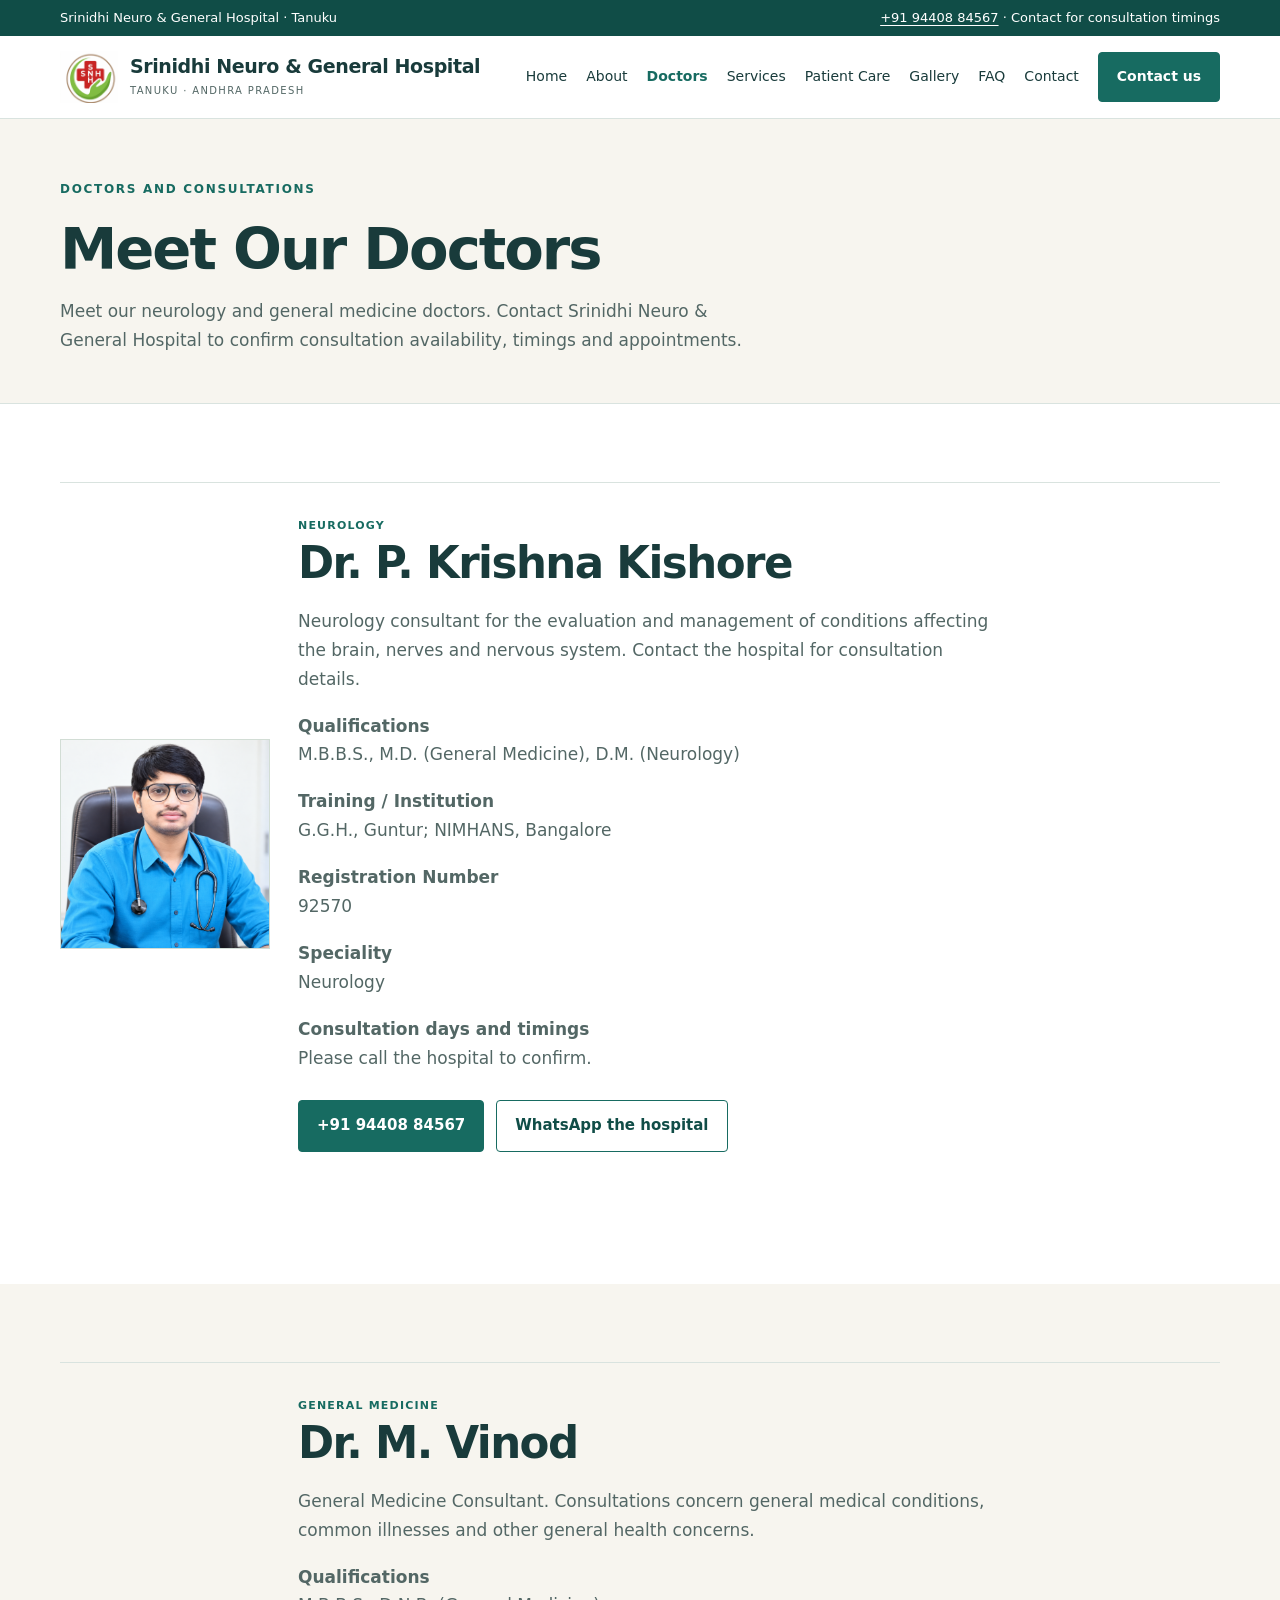
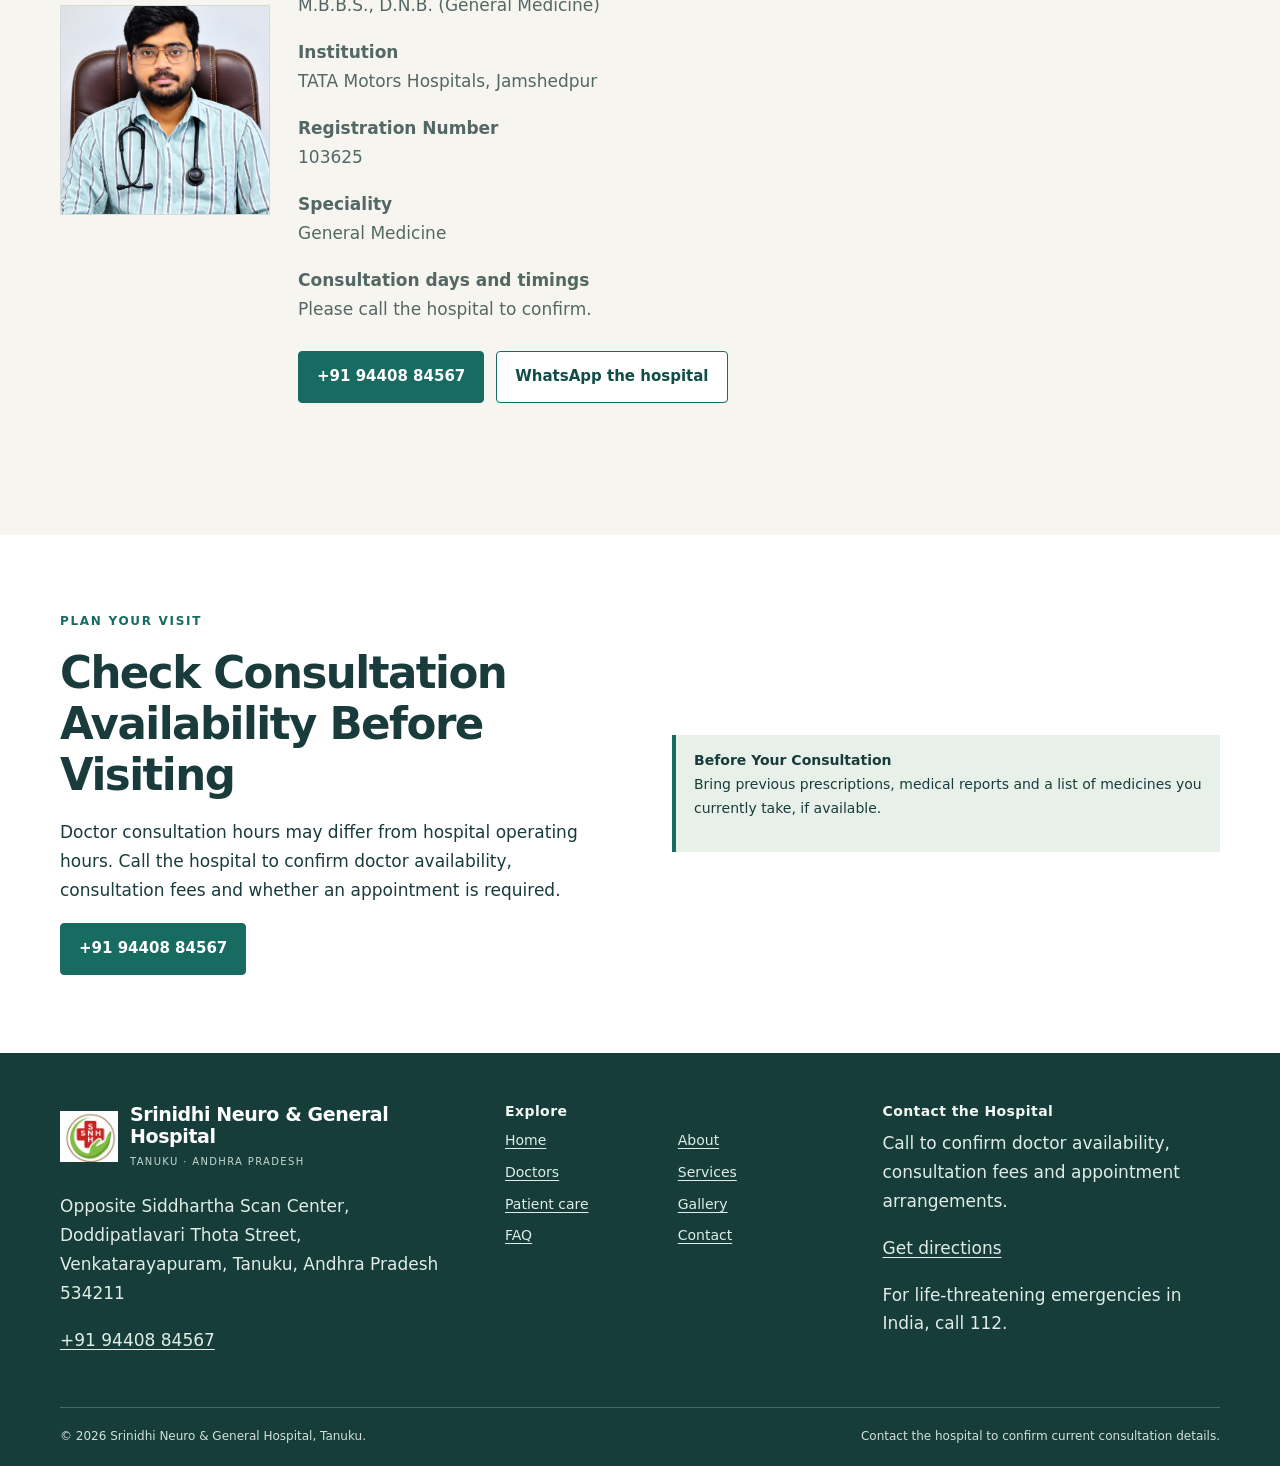
<file: doctors.html>
<!doctype html>
<html lang="en">
<head>
  <meta charset="utf-8">
  <meta name="viewport" content="width=device-width, initial-scale=1">

  
  <link rel="canonical" href="https://srinidhi-hospital.onrender.com/doctors.html">
<title>Our Doctors | Srinidhi Neuro & General Hospital, Tanuku</title>

  <meta name="description"
        content="Meet the neurology and general medicine doctors at Srinidhi Neuro & General Hospital, Tanuku. Contact the hospital to confirm consultation availability and timings.">

  <meta name="theme-color" content="#176b61">

  <meta property="og:type" content="website">
  <meta property="og:site_name"
        content="Srinidhi Neuro & General Hospital">
  <meta property="og:title"
        content="Our Doctors | Srinidhi Neuro & General Hospital">
  <meta property="og:description"
        content="Doctor profiles and contact information for Srinidhi Neuro & General Hospital, Tanuku, Andhra Pradesh.">

  <link rel="icon"
        href="assets/img/favicon.svg"
        type="image/svg+xml">

  <link rel="stylesheet" href="assets/css/style.css">

  

  <meta name="robots" content="index, follow, max-image-preview:large">
  <meta property="og:url" content="https://srinidhi-hospital.onrender.com/doctors.html">
  <meta property="og:image" content="https://srinidhi-hospital.onrender.com/assets/img/og.png">
  <meta property="og:image:alt" content="Srinidhi Neuro &amp; General Hospital, Tanuku">
  <meta name="twitter:card" content="summary_large_image">
  <meta name="twitter:title" content="Our Doctors | Srinidhi Neuro &amp; General Hospital, Tanuku">
  <meta name="twitter:description" content="Meet the neurology and general medicine doctors at Srinidhi Neuro &amp; General Hospital, Tanuku. Contact the hospital to confirm consultation availability and timings.">
  <meta name="twitter:image" content="https://srinidhi-hospital.onrender.com/assets/img/og.png">
  <script type="application/ld+json">{"@context":"https://schema.org","@graph":[{"@type":"MedicalOrganization","@id":"https://srinidhi-hospital.onrender.com/#hospital","name":"Srinidhi Neuro & General Hospital","alternateName":"Srinidhi Hospital","url":"https://srinidhi-hospital.onrender.com/","telephone":"+91 94408 84567","logo":"https://srinidhi-hospital.onrender.com/assets/img/logo.png","image":"https://srinidhi-hospital.onrender.com/assets/img/og.png","address":{"@type":"PostalAddress","streetAddress":"Doddipatlavari Thota Street, Venkatarayapuram","addressLocality":"Tanuku","addressRegion":"Andhra Pradesh","postalCode":"534211","addressCountry":"IN"},"areaServed":{"@type":"City","name":"Tanuku"},"medicalSpecialty":["https://schema.org/Neurologic","https://schema.org/PrimaryCare"]},{"@type":"WebSite","@id":"https://srinidhi-hospital.onrender.com/#website","url":"https://srinidhi-hospital.onrender.com/","name":"Srinidhi Neuro & General Hospital","publisher":{"@id":"https://srinidhi-hospital.onrender.com/#hospital"},"inLanguage":"en-IN"},{"@type":"WebPage","@id":"https://srinidhi-hospital.onrender.com/doctors.html#webpage","url":"https://srinidhi-hospital.onrender.com/doctors.html","name":"Our Doctors | Srinidhi Neuro & General Hospital, Tanuku","description":"Meet the neurology and general medicine doctors at Srinidhi Neuro & General Hospital, Tanuku. Contact the hospital to confirm consultation availability and timings.","isPartOf":{"@id":"https://srinidhi-hospital.onrender.com/#website"},"about":{"@id":"https://srinidhi-hospital.onrender.com/#hospital"},"inLanguage":"en-IN"}]}</script>

</head>

<body>

<a class="skip" href="#main">Skip to content</a>

<!-- Top contact bar -->
<div class="topbar">
  <div class="container">
    <span>Srinidhi Neuro & General Hospital · Tanuku</span>

    <span>
      <a data-phone href="tel:+919440884567">
        +91 94408 84567
      </a>
      · Contact for consultation timings
    </span>
  </div>
</div>

<!-- Header -->
<header class="site-header">
  <div class="container nav-wrap">

    <a class="brand"
       href="index.html"
       aria-label="Srinidhi Hospital home">

      <img
        src="assets/img/logo.png"
        alt="Srinidhi Hospital logo"
        class="brand-logo"
        width="58"
        height="58"
      >

      <span class="brand-copy">
        <strong>Srinidhi Neuro & General Hospital</strong>
        <small>TANUKU · ANDHRA PRADESH</small>
      </span>
    </a>

    <button
      class="menu-toggle"
      type="button"
      aria-expanded="false"
      aria-label="Open navigation">
      Menu
    </button>

    <nav class="nav-links" aria-label="Main navigation">
      <a href="index.html">Home</a>
      <a href="about.html">About</a>
      <a href="doctors.html" aria-current="page">Doctors</a>
      <a href="services.html">Services</a>
      <a href="patient-care.html">Patient Care</a>
      <a href="gallery.html">Gallery</a>
      <a href="faq.html">FAQ</a>
      <a href="contact.html">Contact</a>
      <a class="nav-cta" href="contact.html#appointment">
        Contact us
      </a>
    </nav>

  </div>
</header>

<main id="main">

  <!-- Page introduction -->
  <section class="page-intro">
    <div class="container">

      <div class="eyebrow">DOCTORS AND CONSULTATIONS</div>

      <h1>Meet Our Doctors</h1>

      <p>
        Meet our neurology and general medicine doctors.
        Contact Srinidhi Neuro & General Hospital to confirm
        consultation availability, timings and appointments.
      </p>

    </div>
  </section>


  <!-- Doctor 1: Dr. P. Krishna Kishore -->
  <section class="section">
    <div class="container">

      <article class="doctor-row">

        <div class="photo-slot doctor-photo">
          <img
            src="assets/img/dr-krishna-kishore.webp"
            alt="Dr. P. Krishna Kishore, Neurology Consultant"
            width="1244"
            height="1244"
            loading="lazy"
          >
        </div>

        <div class="doctor-details">

          <span class="tag">NEUROLOGY</span>

          <h2>Dr. P. Krishna Kishore</h2>

          <p>
            Neurology consultant for the evaluation and management
            of conditions affecting the brain, nerves and nervous
            system. Contact the hospital for consultation details.
          </p>

          <div class="doctor-information">

            <p>
              <strong>Qualifications</strong><br>
              M.B.B.S., M.D. (General Medicine), D.M. (Neurology)
            </p>

            <p>
              <strong>Training / Institution</strong><br>
              G.G.H., Guntur; NIMHANS, Bangalore
            </p>

            <p>
              <strong>Registration Number</strong><br>
              92570
            </p>

            <p>
              <strong>Speciality</strong><br>
              Neurology
            </p>

            <p>
              <strong>Consultation days and timings</strong><br>
              Please call the hospital to confirm.
            </p>

          </div>

          <div class="hero-actions">

            <a
              class="button"
              data-phone
              href="tel:+919440884567">
              Call for an appointment
            </a>

            <a
              class="button secondary"
              data-wa
              href="https://wa.me/919440884567"
              target="_blank"
              rel="noopener">
              WhatsApp the hospital
            </a>

          </div>

        </div>

      </article>

    </div>
  </section>


  <!-- Doctor 2: Dr. M. Vinod -->
  <section class="section soft">
    <div class="container">

      <article class="doctor-row">

        <div class="photo-slot doctor-photo">
          <img
            src="assets/img/dr-m-vinod.webp"
            alt="Dr. M. Vinod, General Medicine Consultant"
            width="1244"
            height="1244"
            loading="lazy"
          >
        </div>

        <div class="doctor-details">

          <span class="tag">GENERAL MEDICINE</span>

          <h2>Dr. M. Vinod</h2>

          <p>
            General Medicine Consultant. Consultations concern
            general medical conditions, common illnesses and
            other general health concerns.
          </p>

          <div class="doctor-information">

            <p>
              <strong>Qualifications</strong><br>
              M.B.B.S., D.N.B. (General Medicine)
            </p>

            <p>
              <strong>Institution</strong><br>
              TATA Motors Hospitals, Jamshedpur
            </p>

            <p>
              <strong>Registration Number</strong><br>
              103625
            </p>

            <p>
              <strong>Speciality</strong><br>
              General Medicine
            </p>

            <p>
              <strong>Consultation days and timings</strong><br>
              Please call the hospital to confirm.
            </p>

          </div>

          <div class="hero-actions">

            <a
              class="button"
              data-phone
              href="tel:+919440884567">
              Call for an appointment
            </a>

            <a
              class="button secondary"
              data-wa
              href="https://wa.me/919440884567"
              target="_blank"
              rel="noopener">
              WhatsApp the hospital
            </a>

          </div>

        </div>

      </article>

    </div>
  </section>


  <!-- Consultation information -->
  <section class="section">
    <div class="container split">

      <div>

        <div class="eyebrow">PLAN YOUR VISIT</div>

        <h2>Check Consultation Availability Before Visiting</h2>

        <p>
          Doctor consultation hours may differ from hospital
          operating hours. Call the hospital to confirm doctor
          availability, consultation fees and whether an
          appointment is required.
        </p>

        <a
          class="button"
          data-phone
          href="tel:+919440884567">
          +91 94408 84567
        </a>

      </div>

      <div class="notice">

        <strong>Before Your Consultation</strong>

        <p>
          Bring previous prescriptions, medical reports and a
          list of medicines you currently take, if available.
        </p>

      </div>

    </div>
  </section>

</main>


<!-- Footer -->
<footer class="site-footer">
  <div class="container">

    <div class="footer-grid">

      <div>

        <a
          class="brand"
          href="index.html"
          aria-label="Srinidhi Hospital home">

          <img
            src="assets/img/logo.png"
            alt="Srinidhi Hospital logo"
            class="brand-logo"
            width="58"
            height="58"
            loading="lazy"
          >

          <span class="brand-copy">
            <strong>Srinidhi Neuro & General Hospital</strong>
            <small>TANUKU · ANDHRA PRADESH</small>
          </span>

        </a>

        <p style="margin-top:18px" data-address>
          Opposite Siddhartha Scan Center,
          Doddipatlavari Thota Street,
          Venkatarayapuram, Tanuku,
          Andhra Pradesh 534211
        </p>

        <p>
          <a data-phone href="tel:+919440884567">
            +91 94408 84567
          </a>
        </p>

      </div>


      <div>

        <h3>Explore</h3>

        <div class="footer-links">
          <a href="index.html">Home</a>
          <a href="about.html">About</a>
          <a href="doctors.html">Doctors</a>
          <a href="services.html">Services</a>
          <a href="patient-care.html">Patient care</a>
          <a href="gallery.html">Gallery</a>
          <a href="faq.html">FAQ</a>
          <a href="contact.html">Contact</a>
        </div>

      </div>


      <div>

        <h3>Contact the Hospital</h3>

        <p>
          Call to confirm doctor availability, consultation fees
          and appointment arrangements.
        </p>

        <p>
          <a
            data-map
            href="https://www.google.com/maps/search/?api=1&amp;query=Srinidhi+Neuro+and+General+Hospital+Tanuku"
            target="_blank"
            rel="noopener">
            Get directions
          </a>
        </p>

        <p>
          For life-threatening emergencies in India, call 112.
        </p>

      </div>

    </div>

    <div class="footer-bottom">

      <span>
        © <span data-year>2026</span>
        Srinidhi Neuro & General Hospital, Tanuku.
      </span>

      <span>
        Contact the hospital to confirm current consultation details.
      </span>

    </div>

  </div>
</footer>


<!-- Mobile call and WhatsApp bar -->
<div class="mobile-actions">

  <a data-phone href="tel:+919440884567">
    Call hospital
  </a>

  <a
    data-wa
    href="https://wa.me/919440884567"
    target="_blank"
    rel="noopener">
    WhatsApp
  </a>

</div>


<script src="assets/js/config.js"></script>
<script src="assets/js/main.js"></script>

</body>
</html>
</file>
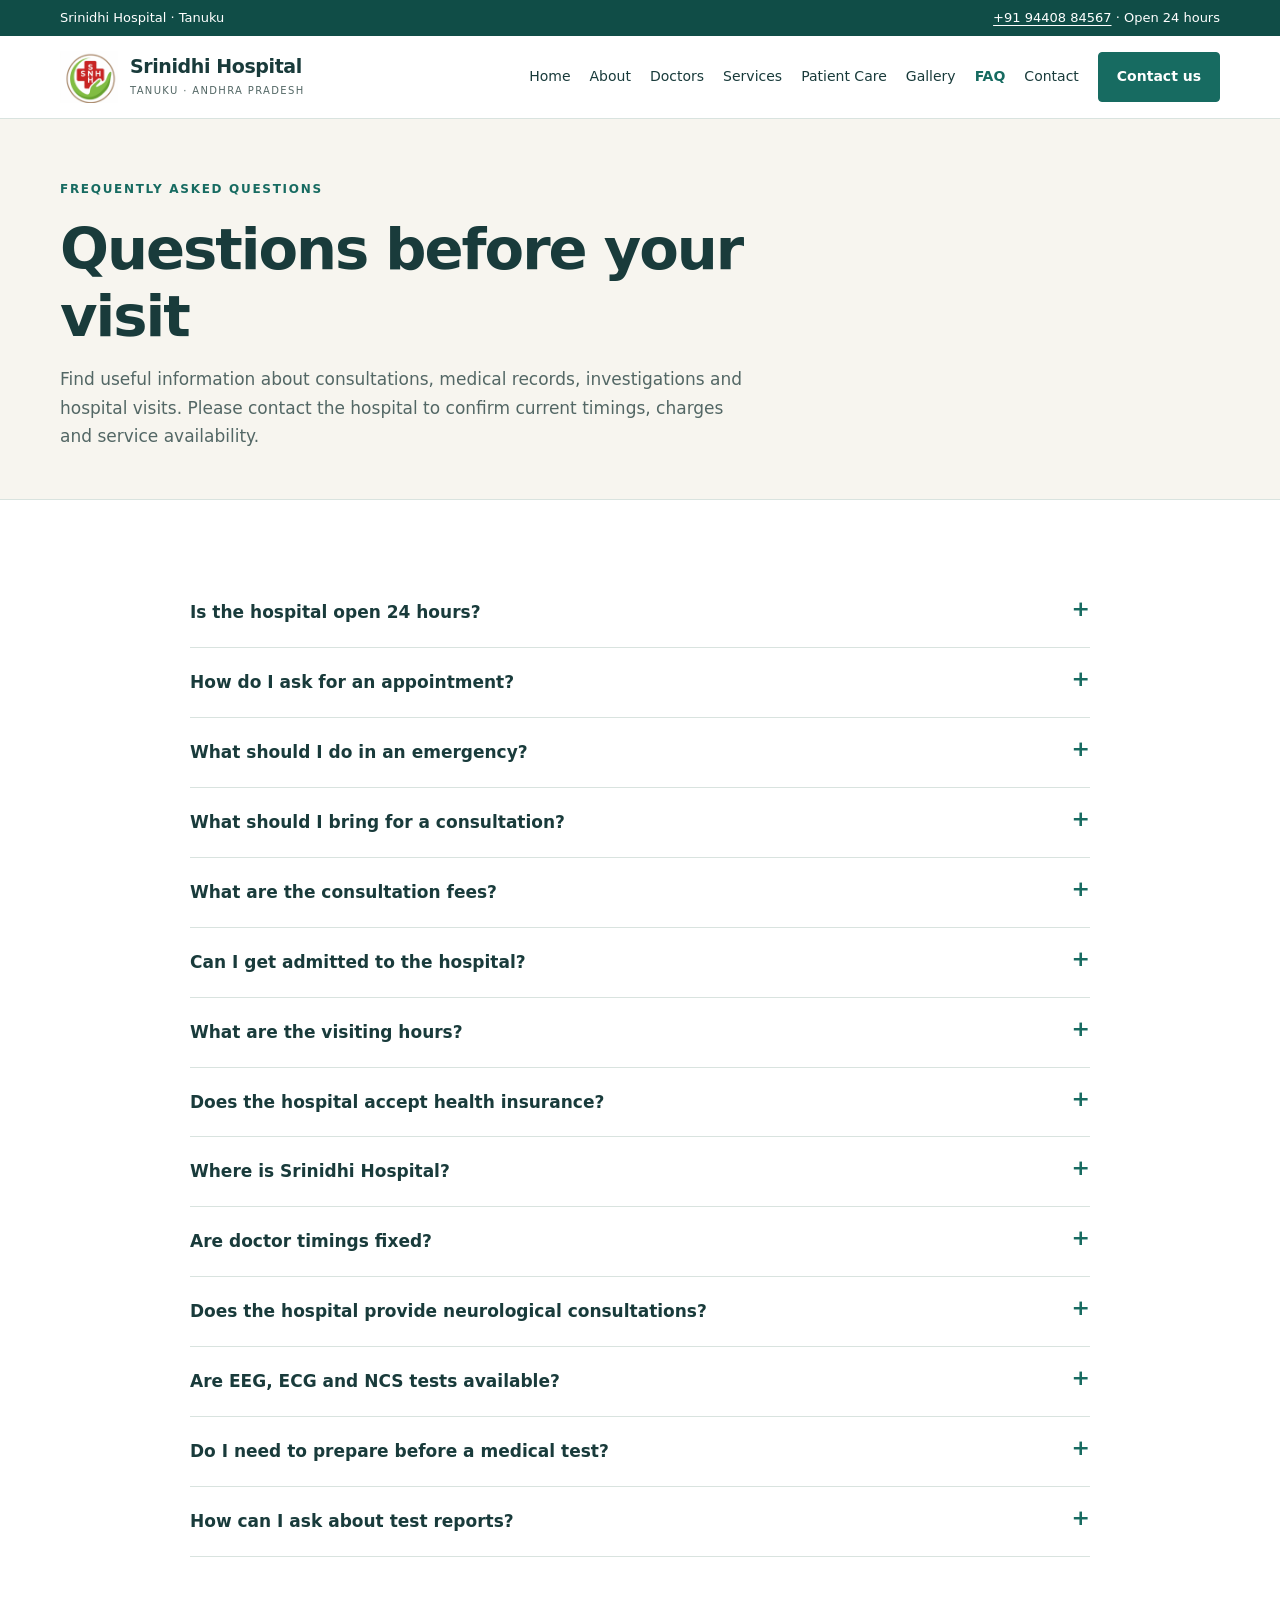
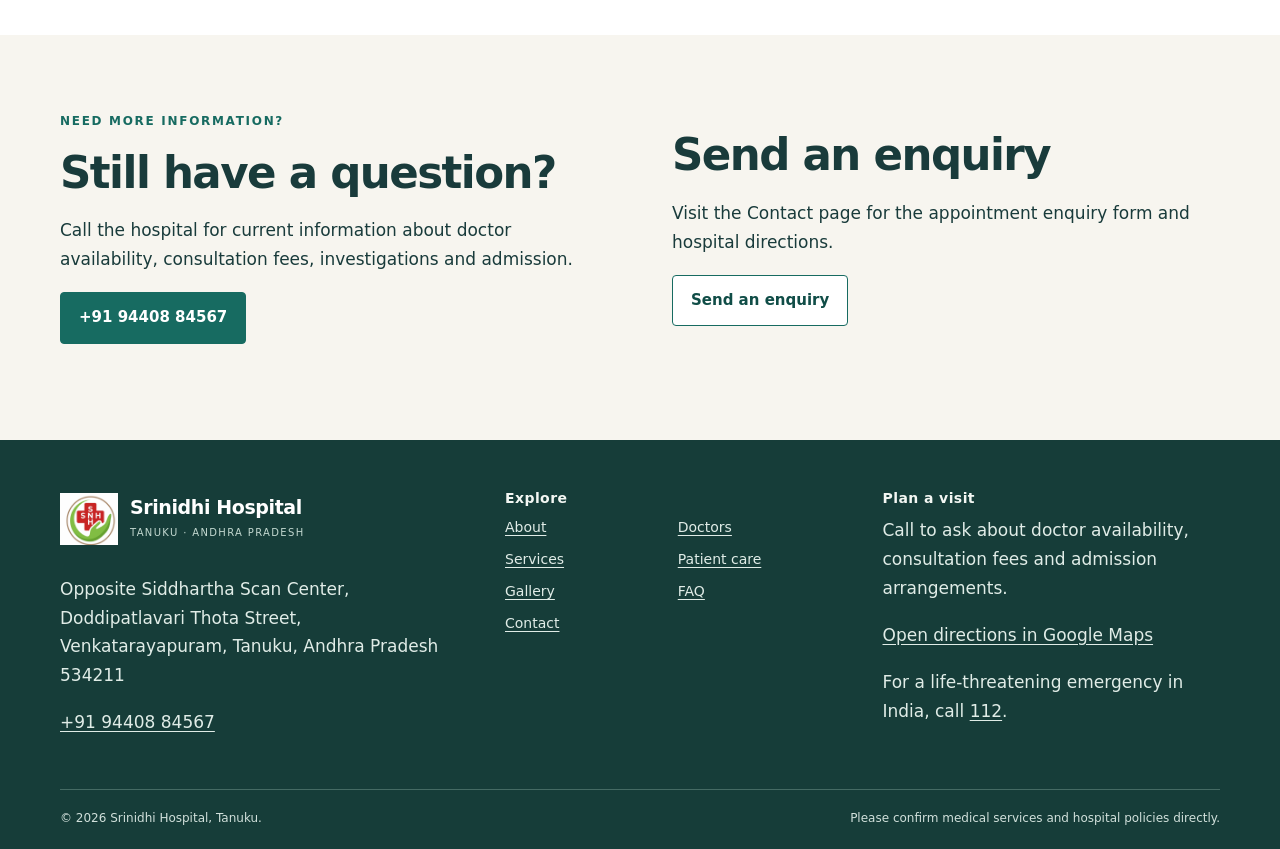
<file: faq.html>
<!doctype html>
<html lang="en">
<head>
  <meta charset="utf-8">
  <meta name="viewport" content="width=device-width,initial-scale=1">

  
  <link rel="canonical" href="https://srinidhi-hospital.onrender.com/faq.html">
<title>Frequently Asked Questions | Srinidhi Hospital, Tanuku</title>
  <meta name="description" content="Find answers to common questions about consultations, medical reports, diagnostic tests, admission and visiting Srinidhi Hospital in Tanuku.">
  <meta name="theme-color" content="#176b61">

  <meta property="og:type" content="website">
  <meta property="og:site_name" content="Srinidhi Hospital">
  <meta property="og:title" content="Frequently Asked Questions | Srinidhi Hospital">
  <meta property="og:description" content="Answers to common questions about visiting Srinidhi Hospital in Tanuku.">

  <link rel="icon" href="assets/img/logo.png" type="image/png">
  <link rel="stylesheet" href="assets/css/style.css">

  

  <script type="application/ld+json">
  {
    "@context": "https://schema.org",
    "@type": "FAQPage",
    "mainEntity": [
      {
        "@type": "Question",
        "name": "Is the hospital open 24 hours?",
        "acceptedAnswer": {
          "@type": "Answer",
          "text": "Yes, Srinidhi Neuro & General Hospital is open 24 hours. Please call to confirm doctor consultation timings and the availability of specific services."
        }
      },
      {
        "@type": "Question",
        "name": "How do I ask for an appointment?",
        "acceptedAnswer": {
          "@type": "Answer",
          "text": "Call the hospital or use the appointment enquiry form on the Contact page. A WhatsApp enquiry is not a confirmed appointment until the hospital replies."
        }
      },
      {
        "@type": "Question",
        "name": "What should I do in an emergency?",
        "acceptedAnswer": {
          "@type": "Answer",
          "text": "Do not wait for a WhatsApp reply. Seek urgent medical care. For a life-threatening emergency in India, call 112."
        }
      },
      {
        "@type": "Question",
        "name": "What should I bring for a consultation?",
        "acceptedAnswer": {
          "@type": "Answer",
          "text": "Bring previous prescriptions, test reports, scans, discharge summaries and a list of medicines you currently take. Bring photo identification if available."
        }
      },
      {
        "@type": "Question",
        "name": "What are the consultation fees?",
        "acceptedAnswer": {
          "@type": "Answer",
          "text": "The current consultation fee has not been confirmed on this website. Call the hospital before travelling to ask about charges and payment methods."
        }
      },
      {
        "@type": "Question",
        "name": "Can I get admitted to the hospital?",
        "acceptedAnswer": {
          "@type": "Answer",
          "text": "Admission depends on clinical assessment and current availability. Ask the treating doctor or hospital team about arrangements and estimated costs."
        }
      },
      {
        "@type": "Question",
        "name": "What are the visiting hours?",
        "acceptedAnswer": {
          "@type": "Answer",
          "text": "Visiting hours and attendant rules have not been confirmed on this website. Please contact the hospital team."
        }
      },
      {
        "@type": "Question",
        "name": "Does the hospital accept health insurance?",
        "acceptedAnswer": {
          "@type": "Answer",
          "text": "Insurance and cashless treatment arrangements have not been confirmed. Contact the hospital and your insurer before treatment."
        }
      },
      {
        "@type": "Question",
        "name": "Where is Srinidhi Hospital?",
        "acceptedAnswer": {
          "@type": "Answer",
          "text": "The supplied address is opposite Siddhartha Scan Center, Doddipatlavari Thota Street, Venkatarayapuram, Tanuku, Andhra Pradesh 534211."
        }
      },
      {
        "@type": "Question",
        "name": "Are doctor timings fixed?",
        "acceptedAnswer": {
          "@type": "Answer",
          "text": "Doctor schedules can vary. Call the hospital to confirm the doctor, consultation day and time before travelling."
        }
      },
      {
        "@type": "Question",
        "name": "Does the hospital provide neurological consultations?",
        "acceptedAnswer": {
          "@type": "Answer",
          "text": "The hospital website describes neurology services. Call to confirm doctor availability and the appropriate consultation time."
        }
      },
      {
        "@type": "Question",
        "name": "Are EEG, ECG and NCS tests available?",
        "acceptedAnswer": {
          "@type": "Answer",
          "text": "Please contact the hospital to confirm which investigations are currently available, their charges and whether preparation is required."
        }
      },
      {
        "@type": "Question",
        "name": "Do I need to prepare before a medical test?",
        "acceptedAnswer": {
          "@type": "Answer",
          "text": "Preparation depends on the test. Ask the hospital or your treating clinician for instructions before the test. Do not stop prescribed medicines unless your clinician instructs you to do so."
        }
      },
      {
        "@type": "Question",
        "name": "How can I ask about test reports?",
        "acceptedAnswer": {
          "@type": "Answer",
          "text": "Contact the hospital team to confirm report availability, collection timings and any follow-up consultation requirements."
        }
      }
    ]
  }
  </script>

  <meta name="robots" content="index, follow, max-image-preview:large">
  <meta property="og:url" content="https://srinidhi-hospital.onrender.com/faq.html">
  <meta property="og:image" content="https://srinidhi-hospital.onrender.com/assets/img/og.png">
  <meta property="og:image:alt" content="Srinidhi Neuro &amp; General Hospital, Tanuku">
  <meta name="twitter:card" content="summary_large_image">
  <meta name="twitter:title" content="Frequently Asked Questions | Srinidhi Hospital, Tanuku">
  <meta name="twitter:description" content="Find answers to common questions about consultations, medical reports, diagnostic tests, admission and visiting Srinidhi Hospital in Tanuku.">
  <meta name="twitter:image" content="https://srinidhi-hospital.onrender.com/assets/img/og.png">
  <script type="application/ld+json">{"@context":"https://schema.org","@graph":[{"@type":"MedicalOrganization","@id":"https://srinidhi-hospital.onrender.com/#hospital","name":"Srinidhi Neuro & General Hospital","alternateName":"Srinidhi Hospital","url":"https://srinidhi-hospital.onrender.com/","telephone":"+91 94408 84567","logo":"https://srinidhi-hospital.onrender.com/assets/img/logo.png","image":"https://srinidhi-hospital.onrender.com/assets/img/og.png","address":{"@type":"PostalAddress","streetAddress":"Doddipatlavari Thota Street, Venkatarayapuram","addressLocality":"Tanuku","addressRegion":"Andhra Pradesh","postalCode":"534211","addressCountry":"IN"},"areaServed":{"@type":"City","name":"Tanuku"},"medicalSpecialty":["https://schema.org/Neurologic","https://schema.org/PrimaryCare"]},{"@type":"WebSite","@id":"https://srinidhi-hospital.onrender.com/#website","url":"https://srinidhi-hospital.onrender.com/","name":"Srinidhi Neuro & General Hospital","publisher":{"@id":"https://srinidhi-hospital.onrender.com/#hospital"},"inLanguage":"en-IN"},{"@type":"WebPage","@id":"https://srinidhi-hospital.onrender.com/faq.html#webpage","url":"https://srinidhi-hospital.onrender.com/faq.html","name":"Frequently Asked Questions | Srinidhi Hospital, Tanuku","description":"Find answers to common questions about consultations, medical reports, diagnostic tests, admission and visiting Srinidhi Hospital in Tanuku.","isPartOf":{"@id":"https://srinidhi-hospital.onrender.com/#website"},"about":{"@id":"https://srinidhi-hospital.onrender.com/#hospital"},"inLanguage":"en-IN"}]}</script>

</head>

<body>
<a class="skip" href="#main">Skip to content</a>

<div class="topbar">
  <div class="container">
    <span>Srinidhi Hospital · Tanuku</span>
    <span>
      <a data-phone href="tel:+919440884567">+91 94408 84567</a>
      · Open 24 hours
    </span>
  </div>
</div>

<header class="site-header">
  <div class="container nav-wrap">

    <a class="brand" href="index.html" aria-label="Srinidhi Hospital home">
      <img
        src="assets/img/logo.png"
        alt="Srinidhi Hospital logo"
        class="brand-logo"
        width="58"
        height="58"
      >
      <span class="brand-copy">
        <strong>Srinidhi Hospital</strong>
        <small>TANUKU · ANDHRA PRADESH</small>
      </span>
    </a>

    <button
      class="menu-toggle"
      type="button"
      aria-expanded="false"
      aria-label="Open navigation">
      Menu
    </button>

    <nav class="nav-links" aria-label="Main navigation">
      <a href="index.html">Home</a>
      <a href="about.html">About</a>
      <a href="doctors.html">Doctors</a>
      <a href="services.html">Services</a>
      <a href="patient-care.html">Patient Care</a>
      <a href="gallery.html">Gallery</a>
      <a href="faq.html" aria-current="page">FAQ</a>
      <a href="contact.html">Contact</a>
      <a class="nav-cta" href="contact.html#appointment">Contact us</a>
    </nav>

  </div>
</header>

<main id="main">

  <section class="page-intro">
    <div class="container">
      <div class="eyebrow">FREQUENTLY ASKED QUESTIONS</div>
      <h1>Questions before your visit</h1>
      <p>
        Find useful information about consultations, medical records,
        investigations and hospital visits. Please contact the hospital
        to confirm current timings, charges and service availability.
      </p>
    </div>
  </section>

  <section class="section">
    <div class="container faq-list">

      <details>
        <summary>Is the hospital open 24 hours?</summary>
        <p>
          Yes, Srinidhi Neuro &amp; General Hospital is open 24 hours.
          Please call to confirm doctor consultation timings and
          the availability of specific services.
        </p>
      </details>

      <details>
        <summary>How do I ask for an appointment?</summary>
        <p>
          Call the hospital or use the appointment enquiry form on the
          <a href="contact.html#appointment">Contact page</a>.
          A WhatsApp enquiry is not a confirmed appointment until
          the hospital replies.
        </p>
      </details>

      <details>
        <summary>What should I do in an emergency?</summary>
        <p>
          Do not wait for a WhatsApp reply. Seek urgent medical care.
          For a life-threatening emergency in India, call
          <a href="tel:112">112</a>.
        </p>
      </details>

      <details>
        <summary>What should I bring for a consultation?</summary>
        <p>
          Bring previous prescriptions, test reports, scans,
          discharge summaries and a list of medicines you currently
          take. Bring photo identification if available.
        </p>
      </details>

      <details>
        <summary>What are the consultation fees?</summary>
        <p>
          The current consultation fee has not been confirmed on
          this website. Call the hospital before travelling to ask
          about charges and payment methods.
        </p>
      </details>

      <details>
        <summary>Can I get admitted to the hospital?</summary>
        <p>
          Admission depends on clinical assessment and current
          availability. Ask the treating doctor or hospital team
          about arrangements and estimated costs.
        </p>
      </details>

      <details>
        <summary>What are the visiting hours?</summary>
        <p>
          Visiting hours and attendant rules have not been confirmed
          on this website. Please contact the hospital team.
        </p>
      </details>

      <details>
        <summary>Does the hospital accept health insurance?</summary>
        <p>
          Insurance and cashless treatment arrangements have not
          been confirmed. Contact the hospital and your insurer
          before treatment.
        </p>
      </details>

      <details>
        <summary>Where is Srinidhi Hospital?</summary>
        <p>
          The supplied address is opposite Siddhartha Scan Center,
          Doddipatlavari Thota Street, Venkatarayapuram, Tanuku,
          Andhra Pradesh 534211.
        </p>
        <p>
          <a
            data-map
            href="https://www.google.com/maps/search/?api=1&amp;query=Srinidhi+Hospital+Tanuku"
            target="_blank"
            rel="noopener">
            Get directions in Google Maps
          </a>
        </p>
      </details>

      <details>
        <summary>Are doctor timings fixed?</summary>
        <p>
          Doctor schedules can vary. Call the hospital to confirm
          the doctor, consultation day and time before travelling.
        </p>
      </details>

      <details>
        <summary>Does the hospital provide neurological consultations?</summary>
        <p>
          The hospital website describes neurology services.
          Call to confirm doctor availability and the appropriate
          consultation time.
        </p>
      </details>

      <details>
        <summary>Are EEG, ECG and NCS tests available?</summary>
        <p>
          Please contact the hospital to confirm which investigations
          are currently available, their charges and whether preparation
          is required.
        </p>
      </details>

      <details>
        <summary>Do I need to prepare before a medical test?</summary>
        <p>
          Preparation depends on the test. Ask the hospital or your
          treating clinician for instructions before the test.
          Do not stop prescribed medicines unless your clinician
          instructs you to do so.
        </p>
      </details>

      <details>
        <summary>How can I ask about test reports?</summary>
        <p>
          Contact the hospital team to confirm report availability,
          collection timings and any follow-up consultation requirements.
        </p>
      </details>

    </div>
  </section>

  <section class="section soft">
    <div class="container split">

      <div>
        <div class="eyebrow">NEED MORE INFORMATION?</div>
        <h2>Still have a question?</h2>
        <p>
          Call the hospital for current information about doctor
          availability, consultation fees, investigations and admission.
        </p>

        <p style="margin-top:18px">
          <a class="button" data-phone href="tel:+919440884567">
            Call hospital
          </a>
        </p>
      </div>

      <div>
        <h2>Send an enquiry</h2>
        <p>
          Visit the Contact page for the appointment enquiry form
          and hospital directions.
        </p>

        <p style="margin-top:18px">
          <a class="button secondary" href="contact.html#appointment">
            Send an enquiry
          </a>
        </p>
      </div>

    </div>
  </section>

</main>

<footer class="site-footer">
  <div class="container">

    <div class="footer-grid">

      <div>
        <a class="brand" href="index.html" aria-label="Srinidhi Hospital home">
          <img
            src="assets/img/logo.png"
            alt="Srinidhi Hospital logo"
            class="brand-logo"
            width="58"
            height="58"
            loading="lazy"
          >
          <span class="brand-copy">
            <strong>Srinidhi Hospital</strong>
            <small>TANUKU · ANDHRA PRADESH</small>
          </span>
        </a>

        <p style="margin-top:18px" data-address>
          Opposite Siddhartha Scan Center, Doddipatlavari Thota Street,
          Venkatarayapuram, Tanuku, Andhra Pradesh 534211
        </p>

        <p>
          <a data-phone href="tel:+919440884567">+91 94408 84567</a>
        </p>
      </div>

      <div>
        <h3>Explore</h3>
        <div class="footer-links">
          <a href="about.html">About</a>
          <a href="doctors.html">Doctors</a>
          <a href="services.html">Services</a>
          <a href="patient-care.html">Patient care</a>
          <a href="gallery.html">Gallery</a>
          <a href="faq.html">FAQ</a>
          <a href="contact.html">Contact</a>
        </div>
      </div>

      <div>
        <h3>Plan a visit</h3>
        <p>
          Call to ask about doctor availability, consultation fees
          and admission arrangements.
        </p>

        <p>
          <a
            data-map
            href="https://www.google.com/maps/search/?api=1&amp;query=Srinidhi+Hospital+Tanuku"
            target="_blank"
            rel="noopener">
            Open directions in Google Maps
          </a>
        </p>

        <p>
          For a life-threatening emergency in India, call
          <a href="tel:112">112</a>.
        </p>
      </div>

    </div>

    <div class="footer-bottom">
      <span>
        © <span data-year>2026</span> Srinidhi Hospital, Tanuku.
      </span>
      <span>
        Please confirm medical services and hospital policies directly.
      </span>
    </div>

  </div>
</footer>

<div class="mobile-actions">
  <a data-phone href="tel:+919440884567">Call hospital</a>
  <a
    data-wa
    href="https://wa.me/919440884567"
    target="_blank"
    rel="noopener">
    WhatsApp
  </a>
</div>

<script src="assets/js/config.js"></script>
<script src="assets/js/main.js"></script>

</body>
</html>
</file>
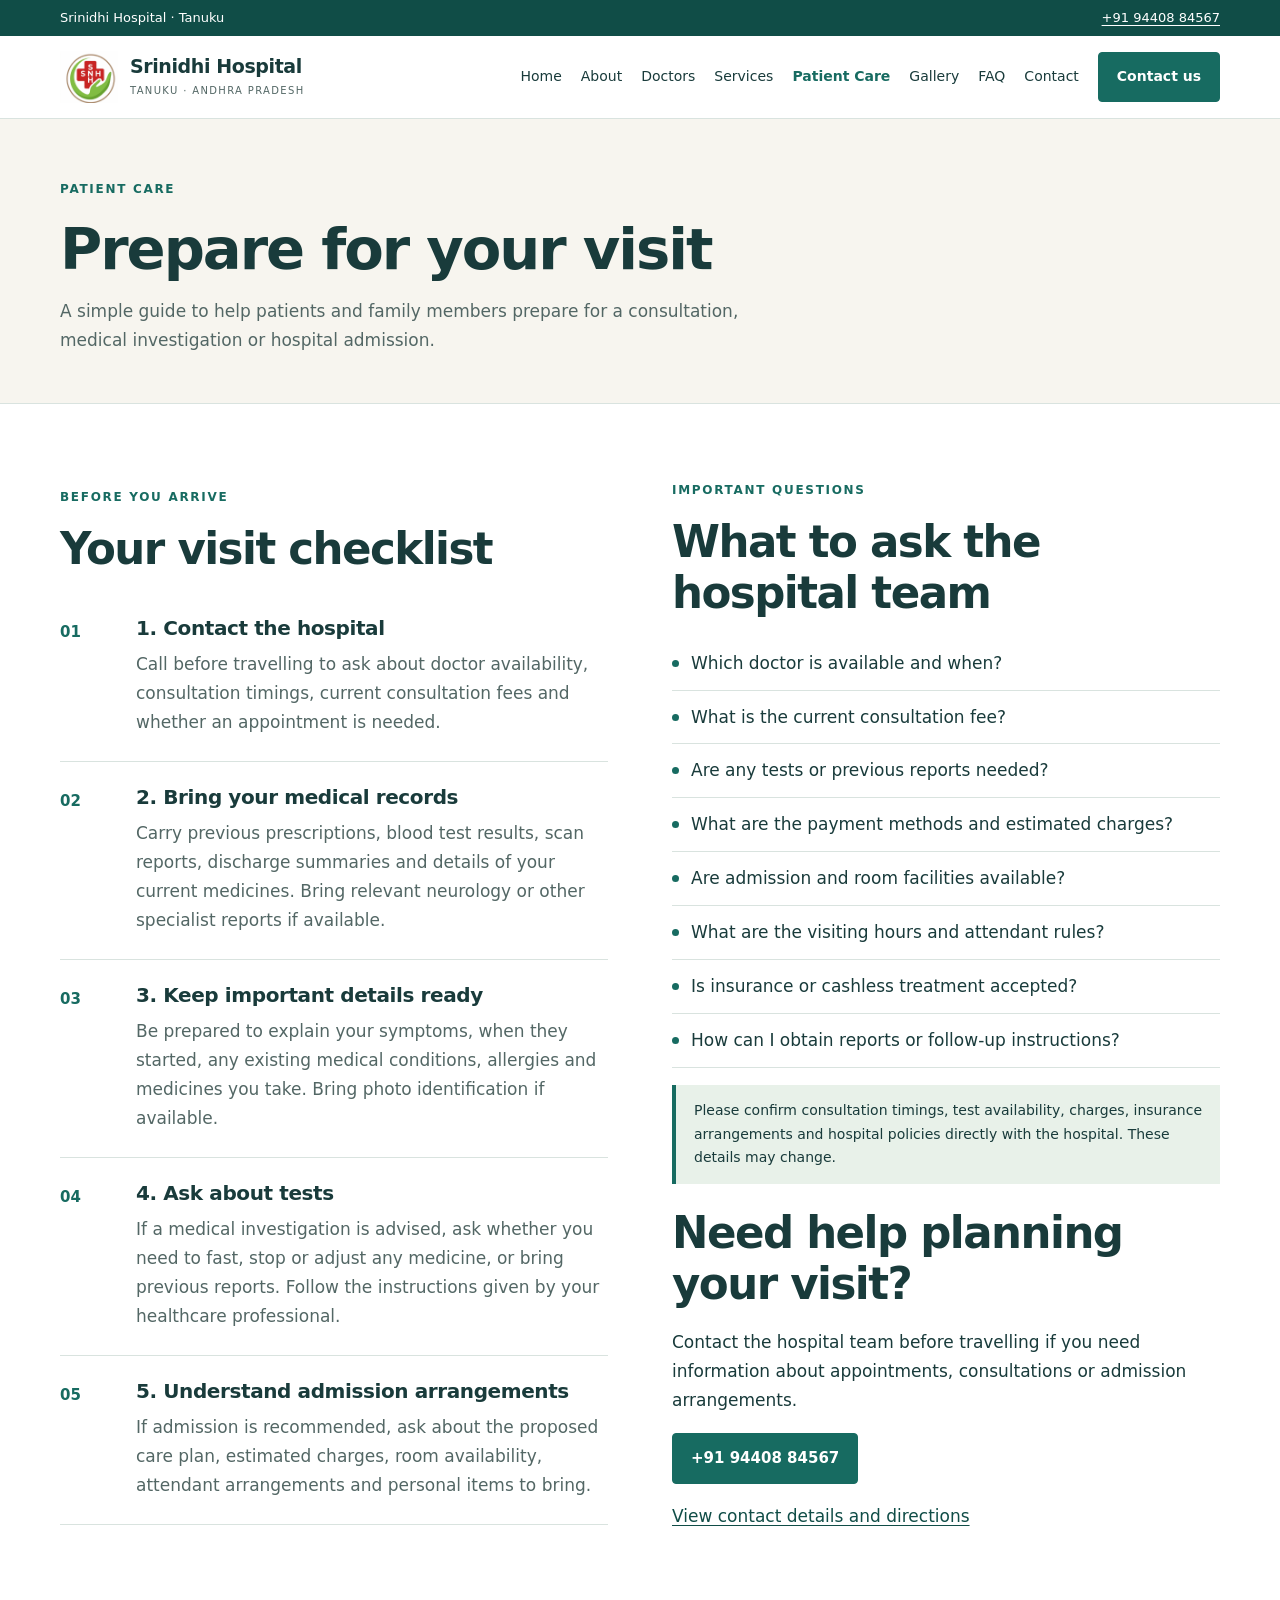
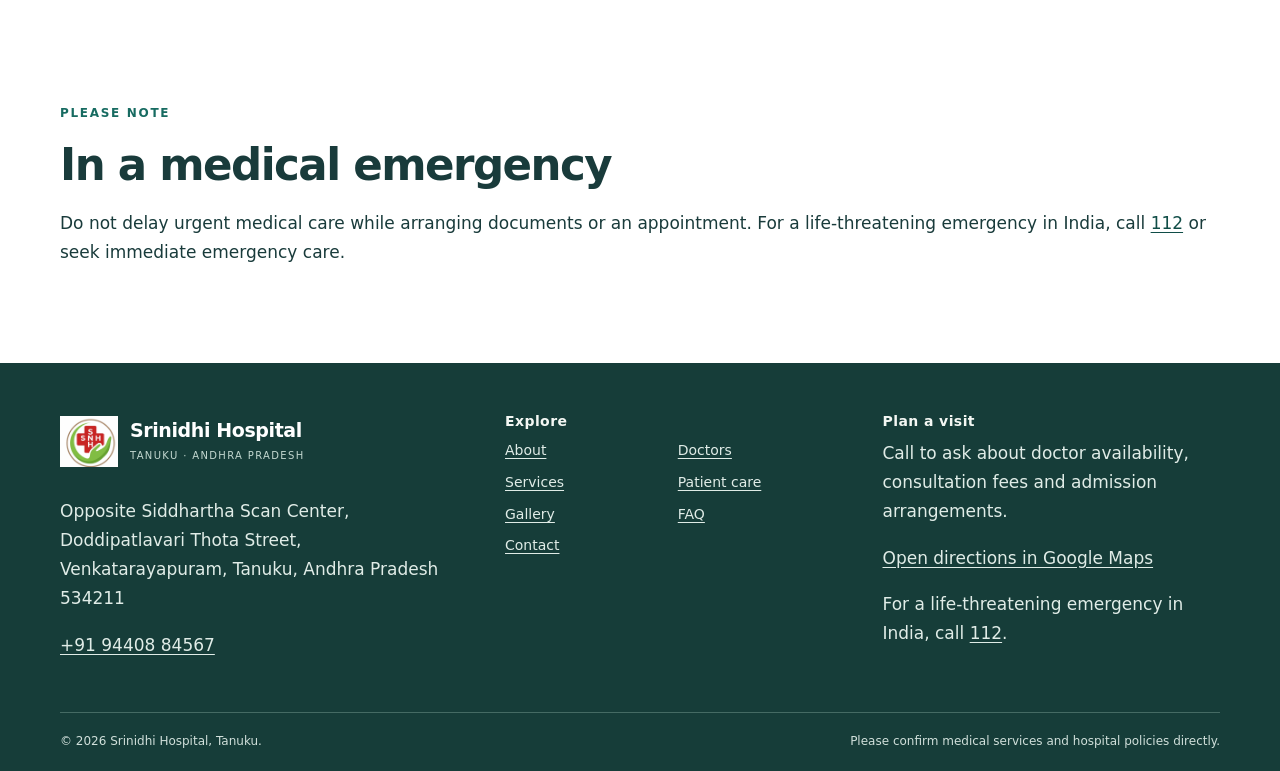
<file: patient-care.html>
<!doctype html>
<html lang="en">
<head>
  <meta charset="utf-8">
  <meta name="viewport" content="width=device-width,initial-scale=1">

  
  <link rel="canonical" href="https://srinidhi-hospital.onrender.com/patient-care.html">
<title>Patient Care Information | Srinidhi Hospital, Tanuku</title>
  <meta name="description" content="Prepare for your visit to Srinidhi Hospital, Tanuku. Learn what medical records to bring and what to ask about consultations, tests and admission.">
  <meta name="theme-color" content="#176b61">

  <meta property="og:type" content="website">
  <meta property="og:site_name" content="Srinidhi Hospital">
  <meta property="og:title" content="Patient Care Information | Srinidhi Hospital">
  <meta property="og:description" content="A helpful guide for patients and families preparing for a hospital visit in Tanuku.">

  <link rel="icon" href="assets/img/logo.png" type="image/png">
  <link rel="stylesheet" href="assets/css/style.css">

  

  <meta name="robots" content="index, follow, max-image-preview:large">
  <meta property="og:url" content="https://srinidhi-hospital.onrender.com/patient-care.html">
  <meta property="og:image" content="https://srinidhi-hospital.onrender.com/assets/img/og.png">
  <meta property="og:image:alt" content="Srinidhi Neuro &amp; General Hospital, Tanuku">
  <meta name="twitter:card" content="summary_large_image">
  <meta name="twitter:title" content="Patient Care Information | Srinidhi Hospital, Tanuku">
  <meta name="twitter:description" content="Prepare for your visit to Srinidhi Hospital, Tanuku. Learn what medical records to bring and what to ask about consultations, tests and admission.">
  <meta name="twitter:image" content="https://srinidhi-hospital.onrender.com/assets/img/og.png">
  <script type="application/ld+json">{"@context":"https://schema.org","@graph":[{"@type":"MedicalOrganization","@id":"https://srinidhi-hospital.onrender.com/#hospital","name":"Srinidhi Neuro & General Hospital","alternateName":"Srinidhi Hospital","url":"https://srinidhi-hospital.onrender.com/","telephone":"+91 94408 84567","logo":"https://srinidhi-hospital.onrender.com/assets/img/logo.png","image":"https://srinidhi-hospital.onrender.com/assets/img/og.png","address":{"@type":"PostalAddress","streetAddress":"Doddipatlavari Thota Street, Venkatarayapuram","addressLocality":"Tanuku","addressRegion":"Andhra Pradesh","postalCode":"534211","addressCountry":"IN"},"areaServed":{"@type":"City","name":"Tanuku"},"medicalSpecialty":["https://schema.org/Neurologic","https://schema.org/PrimaryCare"]},{"@type":"WebSite","@id":"https://srinidhi-hospital.onrender.com/#website","url":"https://srinidhi-hospital.onrender.com/","name":"Srinidhi Neuro & General Hospital","publisher":{"@id":"https://srinidhi-hospital.onrender.com/#hospital"},"inLanguage":"en-IN"},{"@type":"WebPage","@id":"https://srinidhi-hospital.onrender.com/patient-care.html#webpage","url":"https://srinidhi-hospital.onrender.com/patient-care.html","name":"Patient Care Information | Srinidhi Hospital, Tanuku","description":"Prepare for your visit to Srinidhi Hospital, Tanuku. Learn what medical records to bring and what to ask about consultations, tests and admission.","isPartOf":{"@id":"https://srinidhi-hospital.onrender.com/#website"},"about":{"@id":"https://srinidhi-hospital.onrender.com/#hospital"},"inLanguage":"en-IN"}]}</script>

</head>

<body>
<a class="skip" href="#main">Skip to content</a>

<div class="topbar">
  <div class="container">
    <span>Srinidhi Hospital · Tanuku</span>
    <span>
      <a data-phone href="tel:+919440884567">+91 94408 84567</a>
    </span>
  </div>
</div>

<header class="site-header">
  <div class="container nav-wrap">

    <a class="brand" href="index.html" aria-label="Srinidhi Hospital home">
      <img
        src="assets/img/logo.png"
        alt="Srinidhi Hospital logo"
        class="brand-logo"
        width="58"
        height="58"
      >
      <span class="brand-copy">
        <strong>Srinidhi Hospital</strong>
        <small>TANUKU · ANDHRA PRADESH</small>
      </span>
    </a>

    <button
      class="menu-toggle"
      type="button"
      aria-expanded="false"
      aria-label="Open navigation">
      Menu
    </button>

    <nav class="nav-links" aria-label="Main navigation">
      <a href="index.html">Home</a>
      <a href="about.html">About</a>
      <a href="doctors.html">Doctors</a>
      <a href="services.html">Services</a>
      <a href="patient-care.html" aria-current="page">Patient Care</a>
      <a href="gallery.html">Gallery</a>
      <a href="faq.html">FAQ</a>
      <a href="contact.html">Contact</a>
      <a class="nav-cta" href="contact.html#appointment">Contact us</a>
    </nav>

  </div>
</header>

<main id="main">

  <section class="page-intro">
    <div class="container">
      <div class="eyebrow">PATIENT CARE</div>
      <h1>Prepare for your visit</h1>
      <p>
        A simple guide to help patients and family members prepare
        for a consultation, medical investigation or hospital admission.
      </p>
    </div>
  </section>

  <section class="section">
    <div class="container split">

      <div>
        <div class="eyebrow">BEFORE YOU ARRIVE</div>
        <h2>Your visit checklist</h2>

        <ol class="steps">

          <li>
            <div>
              <h3>1. Contact the hospital</h3>
              <p>
                Call before travelling to ask about doctor availability,
                consultation timings, current consultation fees and
                whether an appointment is needed.
              </p>
            </div>
          </li>

          <li>
            <div>
              <h3>2. Bring your medical records</h3>
              <p>
                Carry previous prescriptions, blood test results,
                scan reports, discharge summaries and details of
                your current medicines. Bring relevant neurology
                or other specialist reports if available.
              </p>
            </div>
          </li>

          <li>
            <div>
              <h3>3. Keep important details ready</h3>
              <p>
                Be prepared to explain your symptoms, when they
                started, any existing medical conditions, allergies
                and medicines you take. Bring photo identification
                if available.
              </p>
            </div>
          </li>

          <li>
            <div>
              <h3>4. Ask about tests</h3>
              <p>
                If a medical investigation is advised, ask whether
                you need to fast, stop or adjust any medicine, or
                bring previous reports. Follow the instructions
                given by your healthcare professional.
              </p>
            </div>
          </li>

          <li>
            <div>
              <h3>5. Understand admission arrangements</h3>
              <p>
                If admission is recommended, ask about the proposed
                care plan, estimated charges, room availability,
                attendant arrangements and personal items to bring.
              </p>
            </div>
          </li>

        </ol>
      </div>

      <div>
        <div class="eyebrow">IMPORTANT QUESTIONS</div>
        <h2>What to ask the hospital team</h2>

        <ul class="checklist">
          <li>Which doctor is available and when?</li>
          <li>What is the current consultation fee?</li>
          <li>Are any tests or previous reports needed?</li>
          <li>What are the payment methods and estimated charges?</li>
          <li>Are admission and room facilities available?</li>
          <li>What are the visiting hours and attendant rules?</li>
          <li>Is insurance or cashless treatment accepted?</li>
          <li>How can I obtain reports or follow-up instructions?</li>
        </ul>

        <div class="notice">
          Please confirm consultation timings, test availability,
          charges, insurance arrangements and hospital policies
          directly with the hospital. These details may change.
        </div>

        <div style="margin-top:24px">
          <h2>Need help planning your visit?</h2>
          <p>
            Contact the hospital team before travelling if you
            need information about appointments, consultations
            or admission arrangements.
          </p>

          <p style="margin-top:16px">
            <a class="button" data-phone href="tel:+919440884567">
              Call the hospital
            </a>
          </p>

          <p style="margin-top:12px">
            <a href="contact.html">
              View contact details and directions
            </a>
          </p>
        </div>
      </div>

    </div>
  </section>

  <section class="section">
    <div class="container">
      <div class="eyebrow">PLEASE NOTE</div>
      <h2>In a medical emergency</h2>
      <p>
        Do not delay urgent medical care while arranging documents
        or an appointment. For a life-threatening emergency in India,
        call <a href="tel:112">112</a> or seek immediate emergency care.
      </p>
    </div>
  </section>

</main>

<footer class="site-footer">
  <div class="container">

    <div class="footer-grid">

      <div>
        <a class="brand" href="index.html" aria-label="Srinidhi Hospital home">
          <img
            src="assets/img/logo.png"
            alt="Srinidhi Hospital logo"
            class="brand-logo"
            width="58"
            height="58"
            loading="lazy"
          >
          <span class="brand-copy">
            <strong>Srinidhi Hospital</strong>
            <small>TANUKU · ANDHRA PRADESH</small>
          </span>
        </a>

        <p style="margin-top:18px" data-address>
          Opposite Siddhartha Scan Center, Doddipatlavari Thota Street,
          Venkatarayapuram, Tanuku, Andhra Pradesh 534211
        </p>

        <p>
          <a data-phone href="tel:+919440884567">
            +91 94408 84567
          </a>
        </p>
      </div>

      <div>
        <h3>Explore</h3>
        <div class="footer-links">
          <a href="about.html">About</a>
          <a href="doctors.html">Doctors</a>
          <a href="services.html">Services</a>
          <a href="patient-care.html">Patient care</a>
          <a href="gallery.html">Gallery</a>
          <a href="faq.html">FAQ</a>
          <a href="contact.html">Contact</a>
        </div>
      </div>

      <div>
        <h3>Plan a visit</h3>
        <p>
          Call to ask about doctor availability, consultation fees
          and admission arrangements.
        </p>

        <p>
          <a
            data-map
            href="https://www.google.com/maps/search/?api=1&amp;query=Srinidhi+Hospital+Tanuku"
            target="_blank"
            rel="noopener">
            Open directions in Google Maps
          </a>
        </p>

        <p>
          For a life-threatening emergency in India, call
          <a href="tel:112">112</a>.
        </p>
      </div>

    </div>

    <div class="footer-bottom">
      <span>
        © <span data-year>2026</span> Srinidhi Hospital, Tanuku.
      </span>
      <span>
        Please confirm medical services and hospital policies directly.
      </span>
    </div>

  </div>
</footer>

<div class="mobile-actions">
  <a data-phone href="tel:+919440884567">Call hospital</a>
  <a
    data-wa
    href="https://wa.me/919440884567"
    target="_blank"
    rel="noopener">
    WhatsApp
  </a>
</div>

<script src="assets/js/config.js"></script>
<script src="assets/js/main.js"></script>

</body>
</html>
</file>
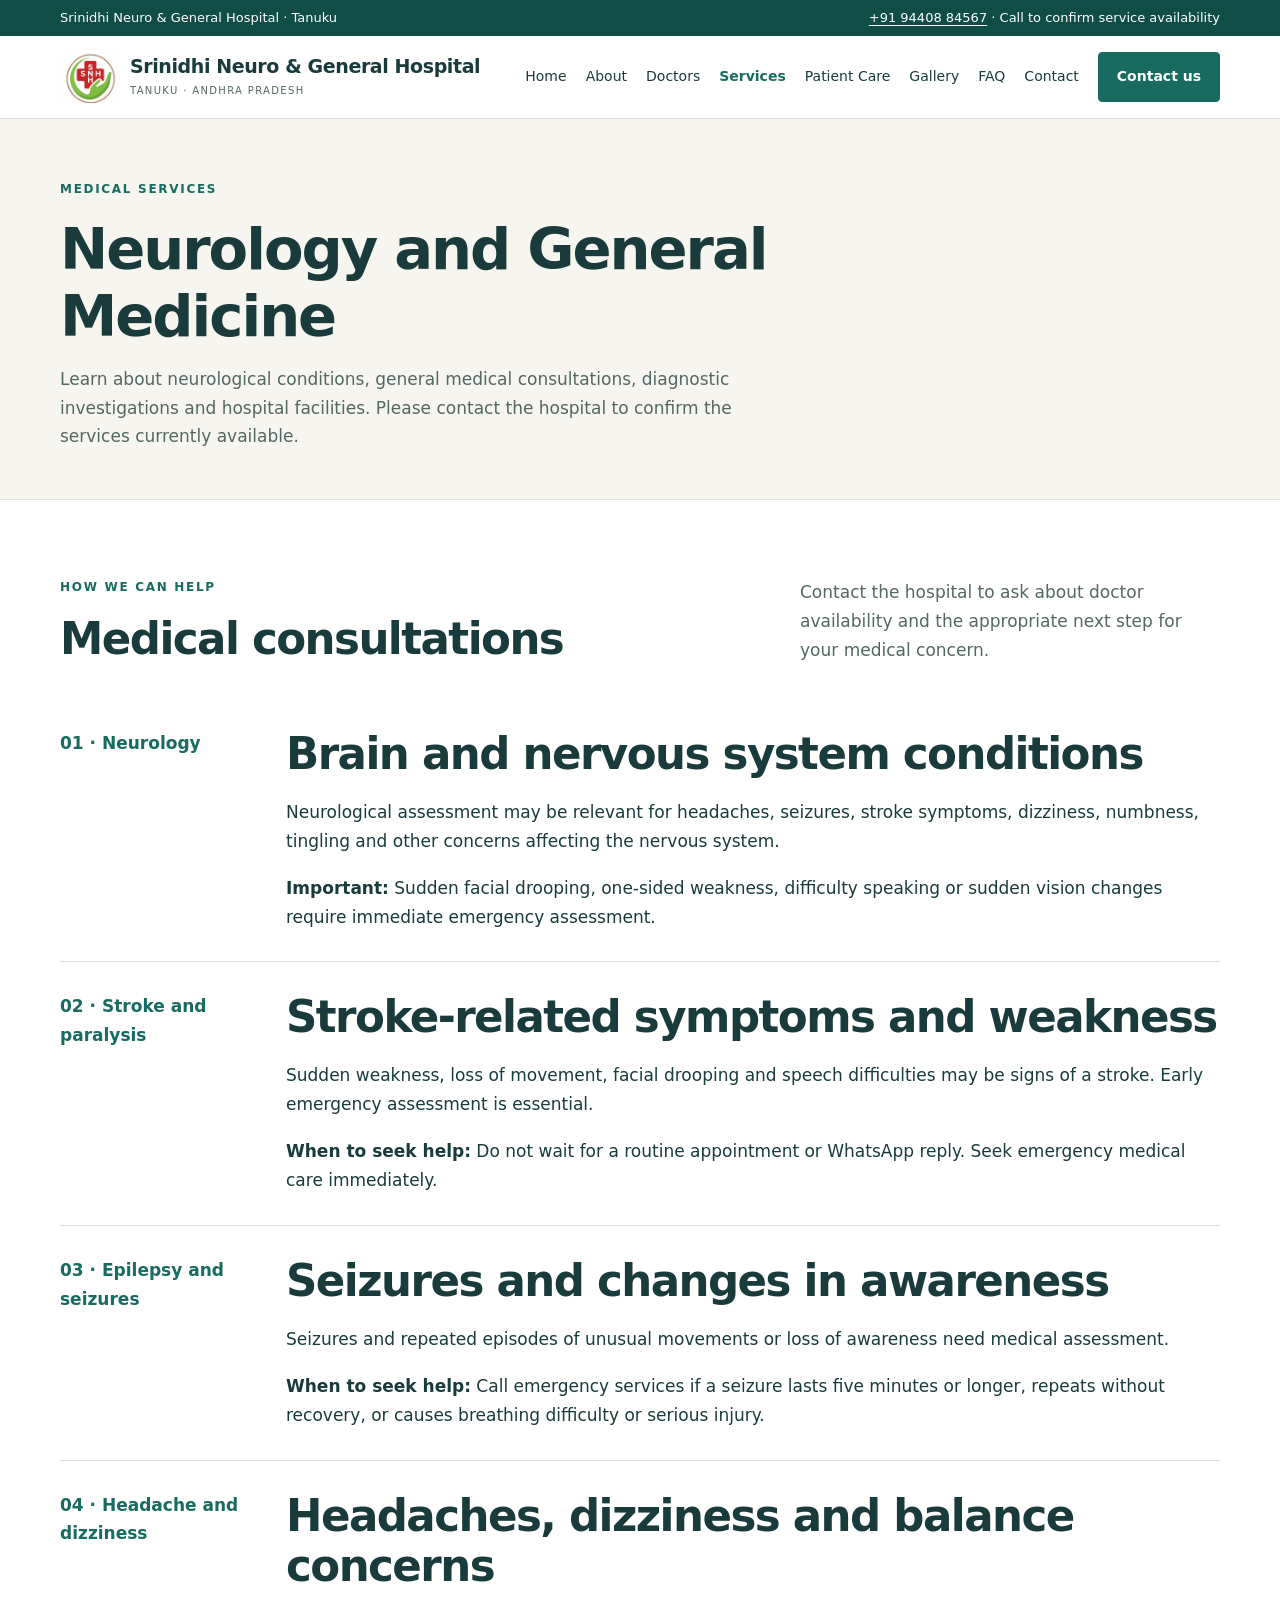
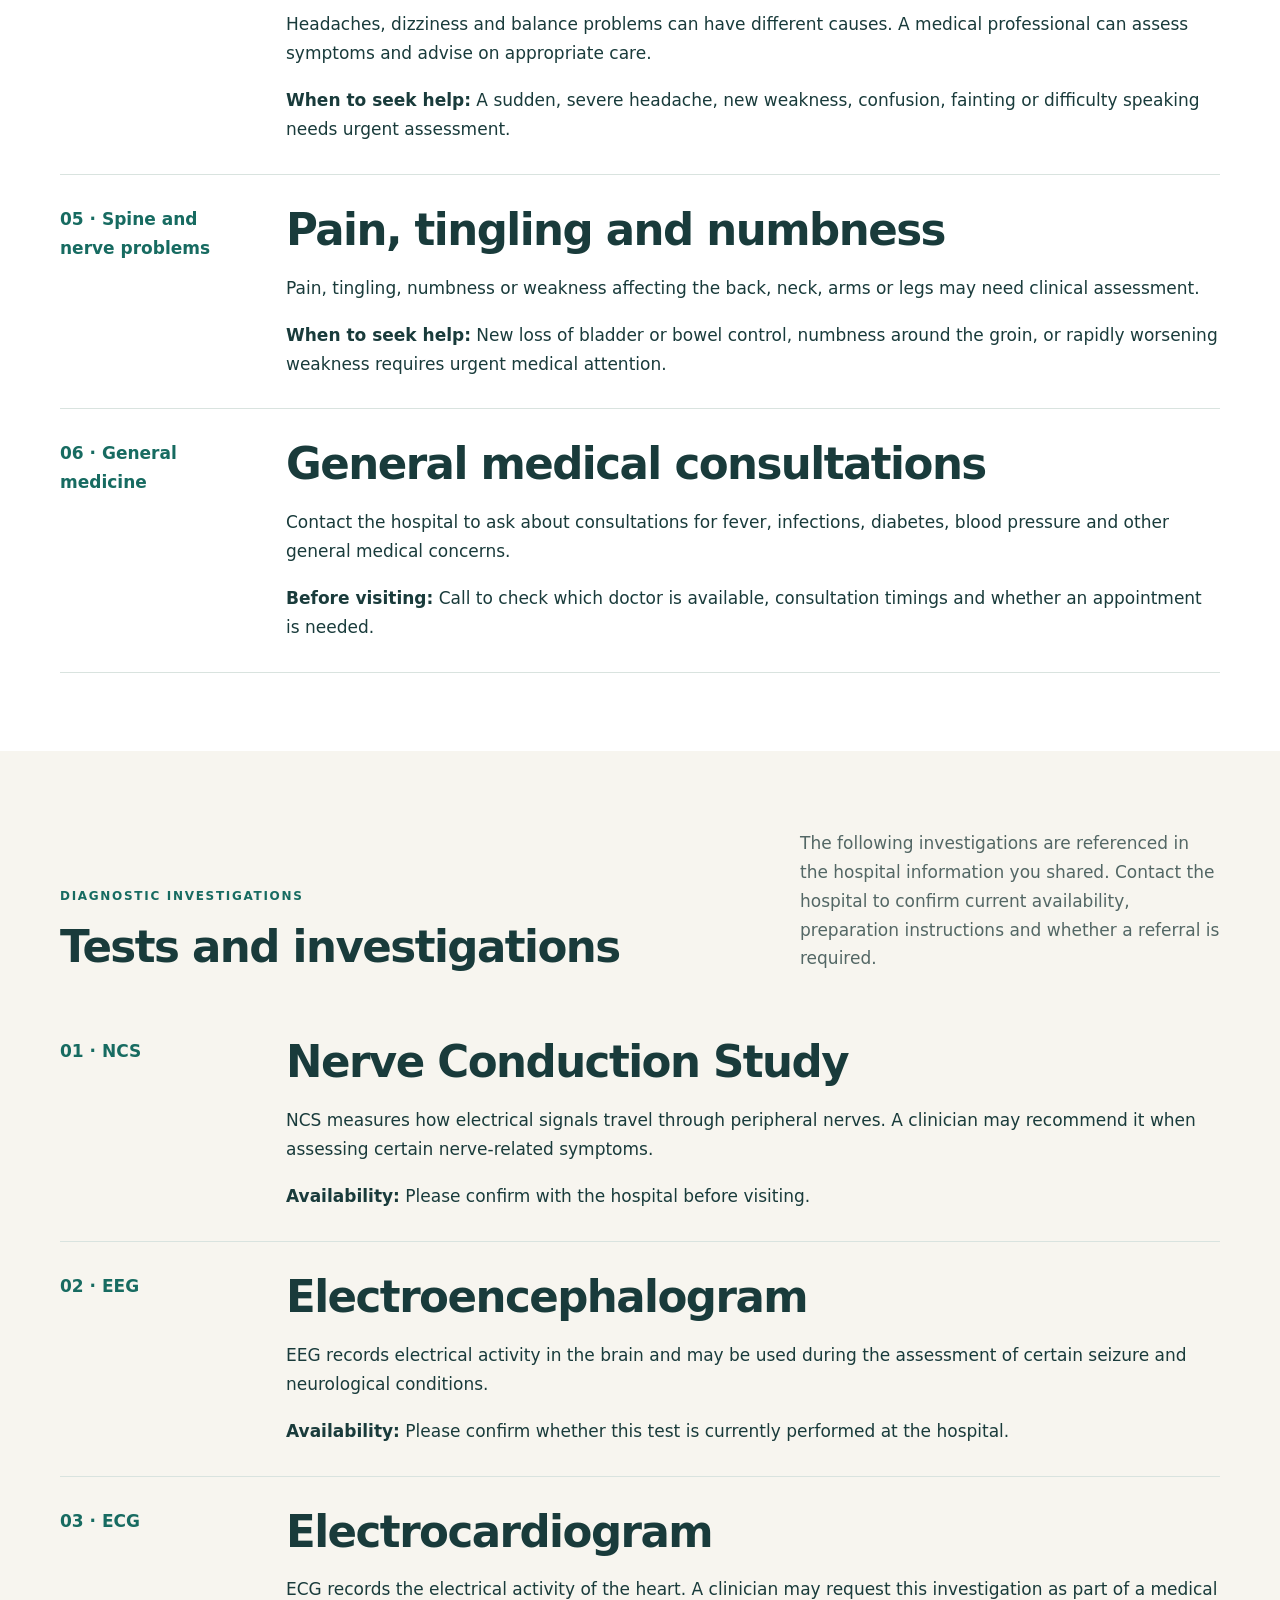
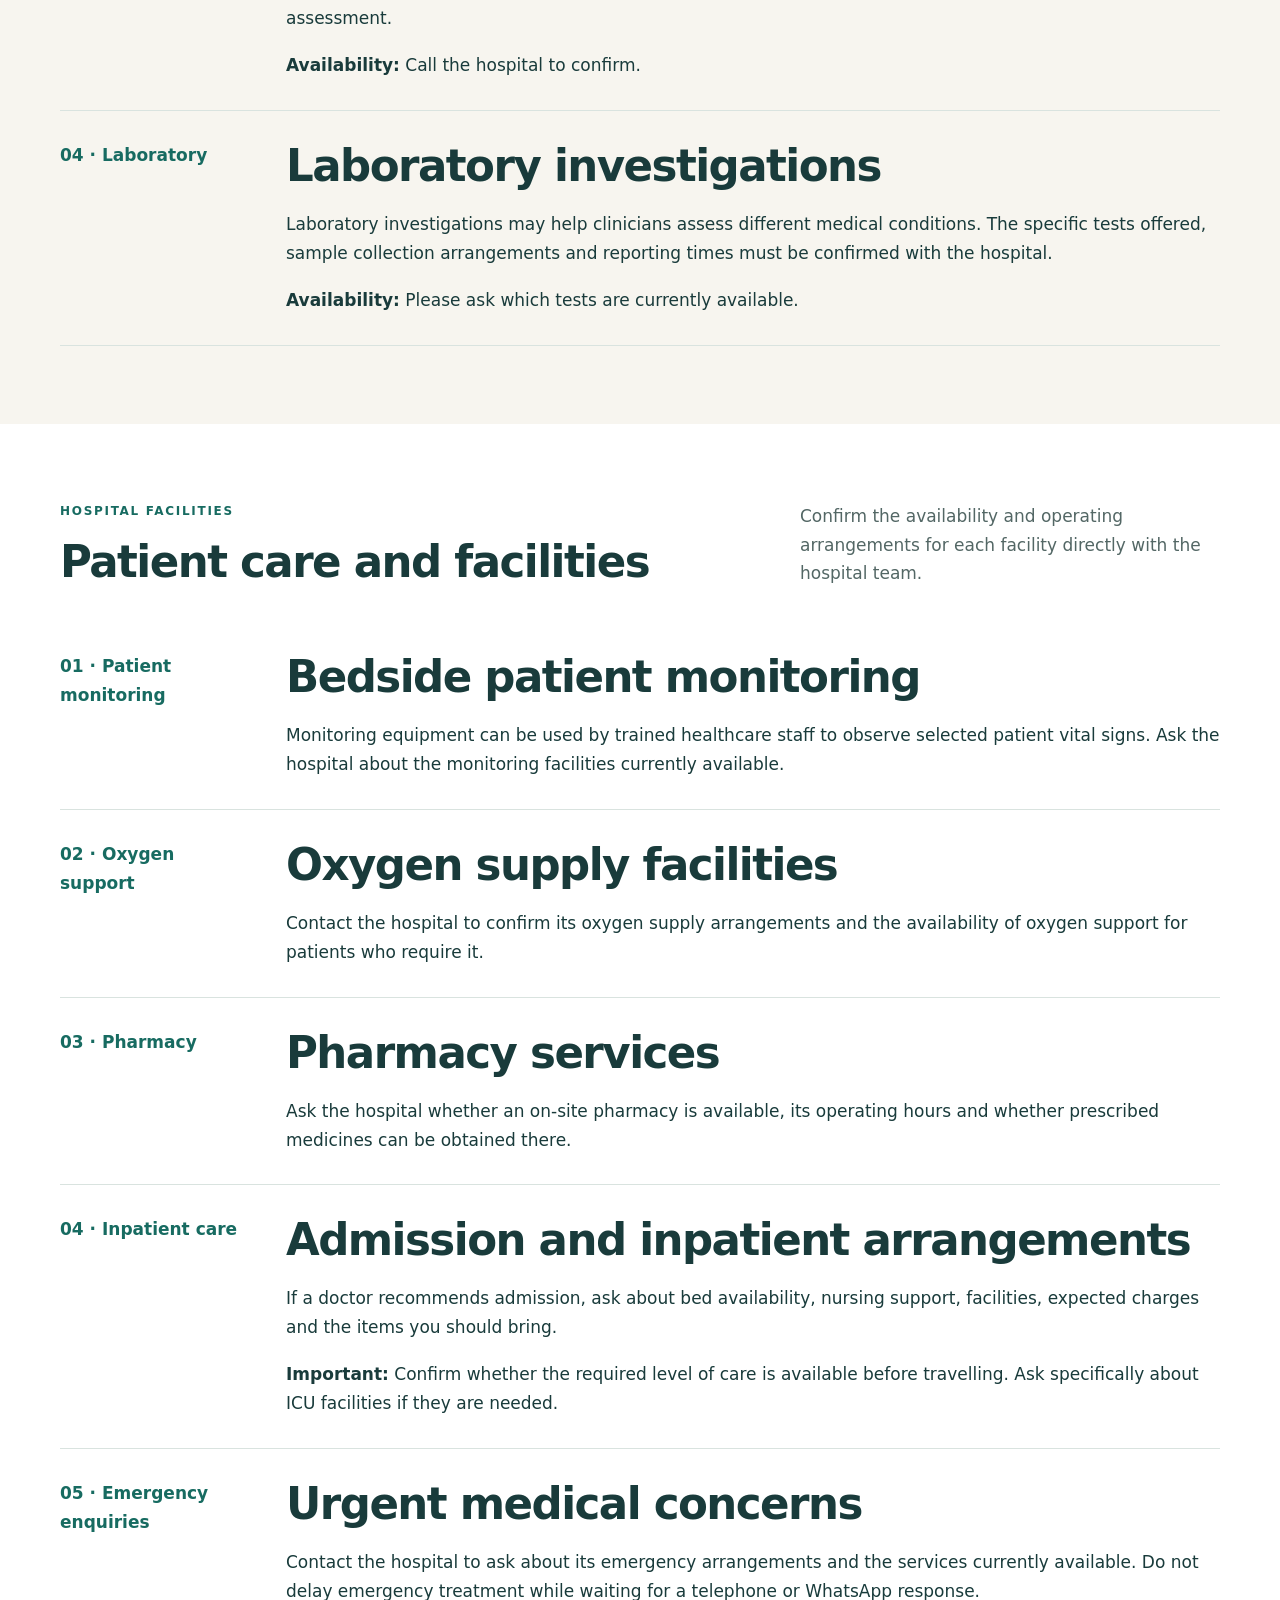
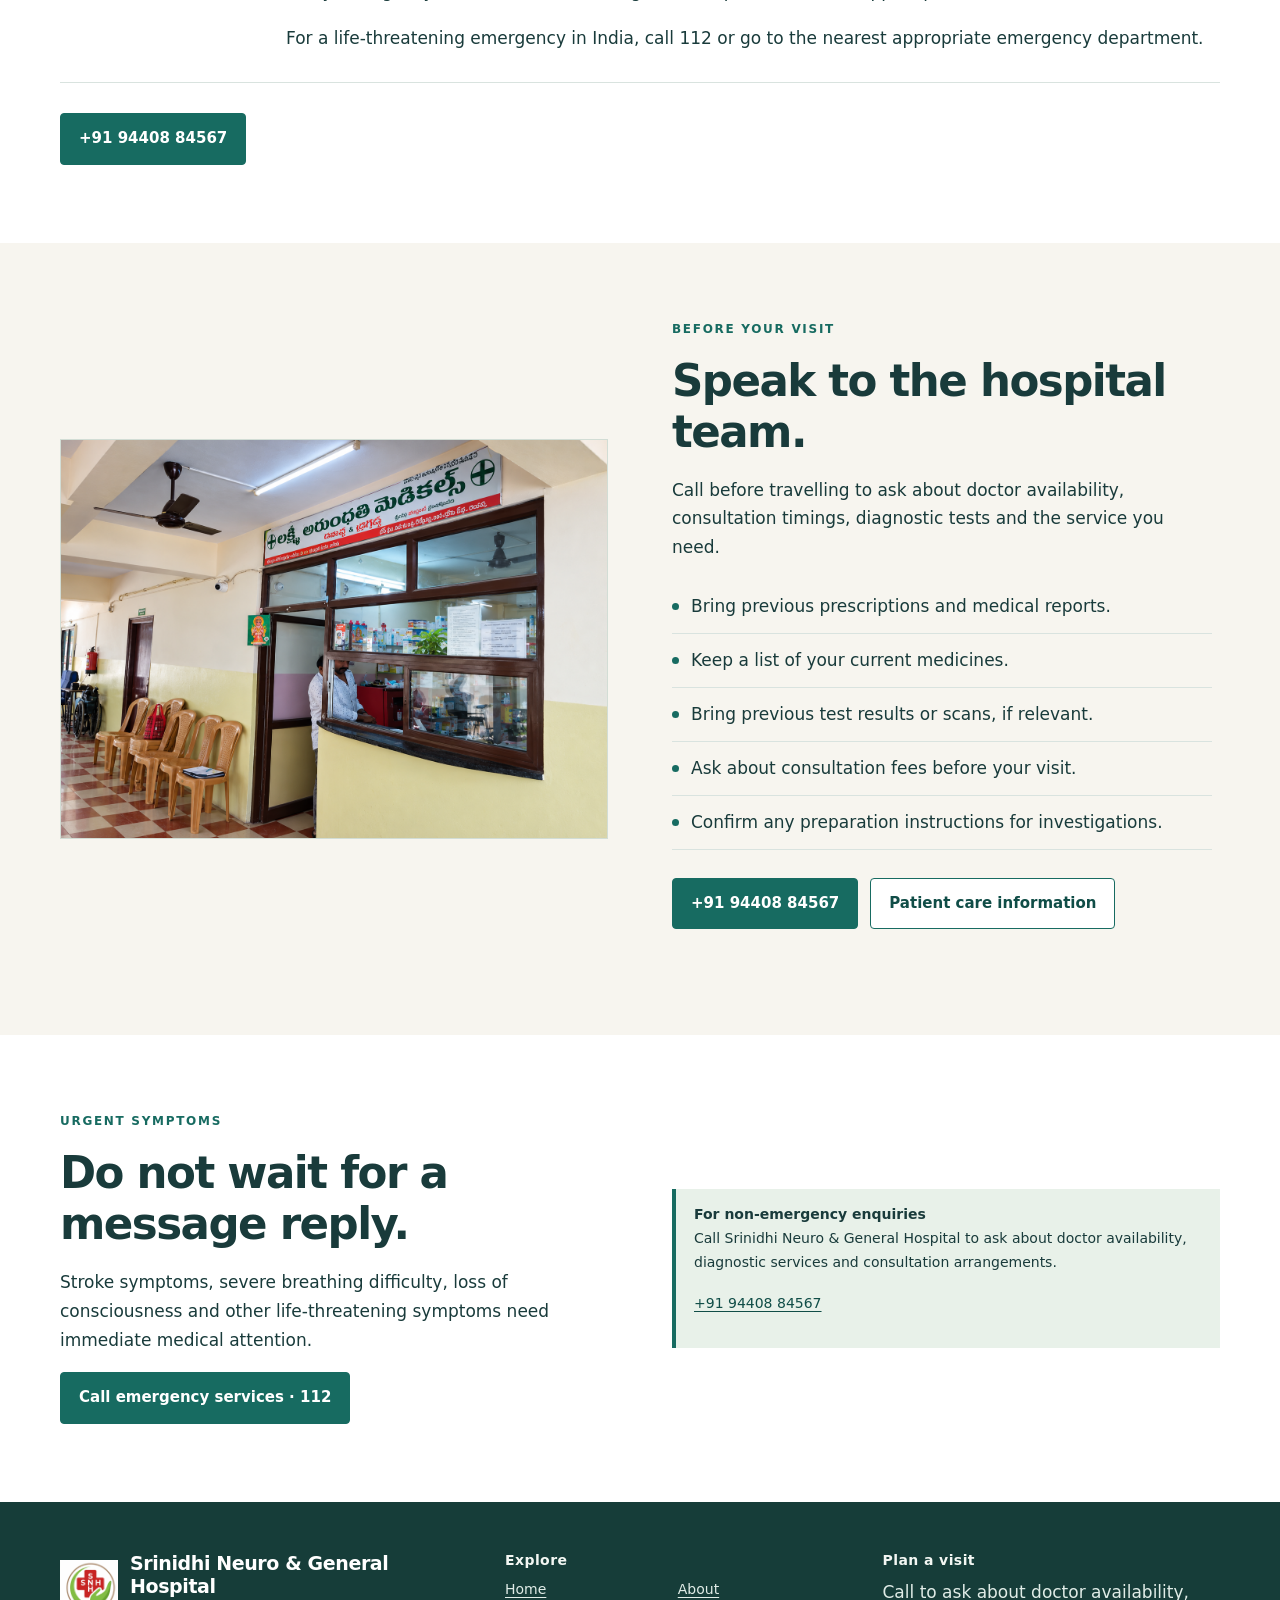
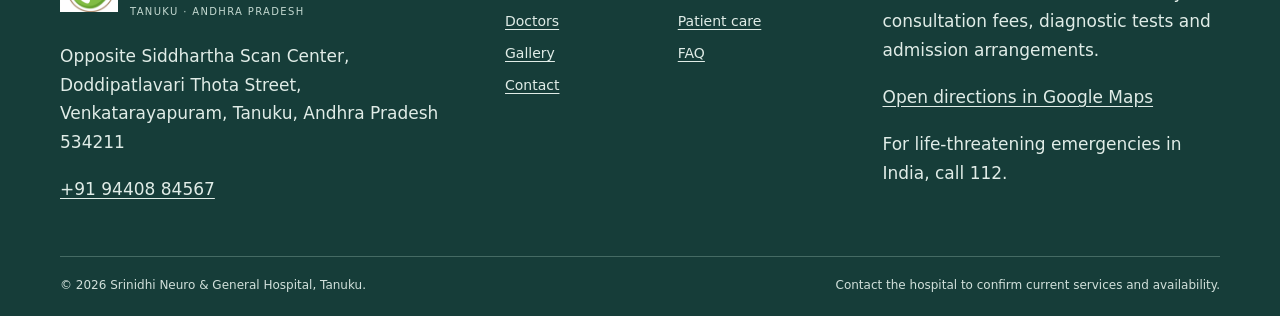
<file: services.html>
<!doctype html>
<html lang="en">
<head>
  <meta charset="utf-8">
  <meta name="viewport" content="width=device-width, initial-scale=1">

  
  <link rel="canonical" href="https://srinidhi-hospital.onrender.com/services.html">
<title>Services | Srinidhi Neuro & General Hospital, Tanuku</title>
  <meta name="description" content="Explore neurology, general medicine, diagnostic services and hospital facilities referenced by Srinidhi Neuro & General Hospital in Tanuku. Contact the hospital to confirm availability.">
  <meta name="theme-color" content="#176b61">

  <meta property="og:type" content="website">
  <meta property="og:site_name" content="Srinidhi Neuro & General Hospital">
  <meta property="og:title" content="Medical Services | Srinidhi Hospital">
  <meta property="og:description" content="Neurology, general medicine, diagnostic services and hospital facilities in Tanuku, Andhra Pradesh.">

  <link rel="icon" href="assets/img/favicon.svg" type="image/svg+xml">
  <link rel="stylesheet" href="assets/css/style.css">

  

  <meta name="robots" content="index, follow, max-image-preview:large">
  <meta property="og:url" content="https://srinidhi-hospital.onrender.com/services.html">
  <meta property="og:image" content="https://srinidhi-hospital.onrender.com/assets/img/og.png">
  <meta property="og:image:alt" content="Srinidhi Neuro &amp; General Hospital, Tanuku">
  <meta name="twitter:card" content="summary_large_image">
  <meta name="twitter:title" content="Services | Srinidhi Neuro &amp; General Hospital, Tanuku">
  <meta name="twitter:description" content="Explore neurology, general medicine, diagnostic services and hospital facilities referenced by Srinidhi Neuro &amp; General Hospital in Tanuku. Contact the hospital to confirm availability.">
  <meta name="twitter:image" content="https://srinidhi-hospital.onrender.com/assets/img/og.png">
  <script type="application/ld+json">{"@context":"https://schema.org","@graph":[{"@type":"MedicalOrganization","@id":"https://srinidhi-hospital.onrender.com/#hospital","name":"Srinidhi Neuro & General Hospital","alternateName":"Srinidhi Hospital","url":"https://srinidhi-hospital.onrender.com/","telephone":"+91 94408 84567","logo":"https://srinidhi-hospital.onrender.com/assets/img/logo.png","image":"https://srinidhi-hospital.onrender.com/assets/img/og.png","address":{"@type":"PostalAddress","streetAddress":"Doddipatlavari Thota Street, Venkatarayapuram","addressLocality":"Tanuku","addressRegion":"Andhra Pradesh","postalCode":"534211","addressCountry":"IN"},"areaServed":{"@type":"City","name":"Tanuku"},"medicalSpecialty":["https://schema.org/Neurologic","https://schema.org/PrimaryCare"]},{"@type":"WebSite","@id":"https://srinidhi-hospital.onrender.com/#website","url":"https://srinidhi-hospital.onrender.com/","name":"Srinidhi Neuro & General Hospital","publisher":{"@id":"https://srinidhi-hospital.onrender.com/#hospital"},"inLanguage":"en-IN"},{"@type":"WebPage","@id":"https://srinidhi-hospital.onrender.com/services.html#webpage","url":"https://srinidhi-hospital.onrender.com/services.html","name":"Services | Srinidhi Neuro & General Hospital, Tanuku","description":"Explore neurology, general medicine, diagnostic services and hospital facilities referenced by Srinidhi Neuro & General Hospital in Tanuku. Contact the hospital to confirm availability.","isPartOf":{"@id":"https://srinidhi-hospital.onrender.com/#website"},"about":{"@id":"https://srinidhi-hospital.onrender.com/#hospital"},"inLanguage":"en-IN"}]}</script>

</head>

<body>
<a class="skip" href="#main">Skip to content</a>

<!-- Top contact bar -->
<div class="topbar">
  <div class="container">
    <span>Srinidhi Neuro & General Hospital · Tanuku</span>
    <span>
      <a data-phone href="tel:+919440884567">+91 94408 84567</a>
      · Call to confirm service availability
    </span>
  </div>
</div>

<!-- Header and navigation -->
<header class="site-header">
  <div class="container nav-wrap">

    <a class="brand" href="index.html" aria-label="Srinidhi Hospital home">
      <img
        src="assets/img/logo.png"
        alt="Srinidhi Hospital logo"
        class="brand-logo"
        width="58"
        height="58"
      >
      <span class="brand-copy">
        <strong>Srinidhi Neuro & General Hospital</strong>
        <small>TANUKU · ANDHRA PRADESH</small>
      </span>
    </a>

    <button
      class="menu-toggle"
      type="button"
      aria-expanded="false"
      aria-label="Open navigation">
      Menu
    </button>

    <nav class="nav-links" aria-label="Main navigation">
      <a href="index.html">Home</a>
      <a href="about.html">About</a>
      <a href="doctors.html">Doctors</a>
      <a href="services.html" aria-current="page">Services</a>
      <a href="patient-care.html">Patient Care</a>
      <a href="gallery.html">Gallery</a>
      <a href="faq.html">FAQ</a>
      <a href="contact.html">Contact</a>
      <a class="nav-cta" href="contact.html#appointment">Contact us</a>
    </nav>

  </div>
</header>

<main id="main">

  <!-- Page introduction -->
  <section class="page-intro">
    <div class="container">
      <div class="eyebrow">MEDICAL SERVICES</div>
      <h1>Neurology and General Medicine</h1>
      <p>
        Learn about neurological conditions, general medical
        consultations, diagnostic investigations and hospital
        facilities. Please contact the hospital to confirm
        the services currently available.
      </p>
    </div>
  </section>

  <!-- Neurology and general medicine -->
  <section class="section">
    <div class="container">

      <div class="section-heading">
        <div>
          <div class="eyebrow">HOW WE CAN HELP</div>
          <h2>Medical consultations</h2>
        </div>
        <p>
          Contact the hospital to ask about doctor availability
          and the appropriate next step for your medical concern.
        </p>
      </div>

      <article class="service-detail">
        <div class="detail-label">01 · Neurology</div>
        <div>
          <h2>Brain and nervous system conditions</h2>
          <p>
            Neurological assessment may be relevant for headaches,
            seizures, stroke symptoms, dizziness, numbness,
            tingling and other concerns affecting the nervous system.
          </p>
          <p>
            <strong>Important:</strong>
            Sudden facial drooping, one-sided weakness, difficulty
            speaking or sudden vision changes require immediate
            emergency assessment.
          </p>
        </div>
      </article>

      <article class="service-detail">
        <div class="detail-label">02 · Stroke and paralysis</div>
        <div>
          <h2>Stroke-related symptoms and weakness</h2>
          <p>
            Sudden weakness, loss of movement, facial drooping
            and speech difficulties may be signs of a stroke.
            Early emergency assessment is essential.
          </p>
          <p>
            <strong>When to seek help:</strong>
            Do not wait for a routine appointment or WhatsApp reply.
            Seek emergency medical care immediately.
          </p>
        </div>
      </article>

      <article class="service-detail">
        <div class="detail-label">03 · Epilepsy and seizures</div>
        <div>
          <h2>Seizures and changes in awareness</h2>
          <p>
            Seizures and repeated episodes of unusual movements
            or loss of awareness need medical assessment.
          </p>
          <p>
            <strong>When to seek help:</strong>
            Call emergency services if a seizure lasts five minutes
            or longer, repeats without recovery, or causes breathing
            difficulty or serious injury.
          </p>
        </div>
      </article>

      <article class="service-detail">
        <div class="detail-label">04 · Headache and dizziness</div>
        <div>
          <h2>Headaches, dizziness and balance concerns</h2>
          <p>
            Headaches, dizziness and balance problems can have
            different causes. A medical professional can assess
            symptoms and advise on appropriate care.
          </p>
          <p>
            <strong>When to seek help:</strong>
            A sudden, severe headache, new weakness, confusion,
            fainting or difficulty speaking needs urgent assessment.
          </p>
        </div>
      </article>

      <article class="service-detail">
        <div class="detail-label">05 · Spine and nerve problems</div>
        <div>
          <h2>Pain, tingling and numbness</h2>
          <p>
            Pain, tingling, numbness or weakness affecting the back,
            neck, arms or legs may need clinical assessment.
          </p>
          <p>
            <strong>When to seek help:</strong>
            New loss of bladder or bowel control, numbness around
            the groin, or rapidly worsening weakness requires urgent
            medical attention.
          </p>
        </div>
      </article>

      <article class="service-detail">
        <div class="detail-label">06 · General medicine</div>
        <div>
          <h2>General medical consultations</h2>
          <p>
            Contact the hospital to ask about consultations for fever,
            infections, diabetes, blood pressure and other general
            medical concerns.
          </p>
          <p>
            <strong>Before visiting:</strong>
            Call to check which doctor is available, consultation
            timings and whether an appointment is needed.
          </p>
        </div>
      </article>

    </div>
  </section>

  <!-- Diagnostic services -->
  <section class="section soft">
    <div class="container">

      <div class="section-heading">
        <div>
          <div class="eyebrow">DIAGNOSTIC INVESTIGATIONS</div>
          <h2>Tests and investigations</h2>
        </div>
        <p>
          The following investigations are referenced in the
          hospital information you shared. Contact the hospital
          to confirm current availability, preparation instructions
          and whether a referral is required.
        </p>
      </div>

      <article class="service-detail">
        <div class="detail-label">01 · NCS</div>
        <div>
          <h2>Nerve Conduction Study</h2>
          <p>
            NCS measures how electrical signals travel through
            peripheral nerves. A clinician may recommend it when
            assessing certain nerve-related symptoms.
          </p>
          <p>
            <strong>Availability:</strong>
            Please confirm with the hospital before visiting.
          </p>
        </div>
      </article>

      <article class="service-detail">
        <div class="detail-label">02 · EEG</div>
        <div>
          <h2>Electroencephalogram</h2>
          <p>
            EEG records electrical activity in the brain and may
            be used during the assessment of certain seizure
            and neurological conditions.
          </p>
          <p>
            <strong>Availability:</strong>
            Please confirm whether this test is currently performed
            at the hospital.
          </p>
        </div>
      </article>

      <article class="service-detail">
        <div class="detail-label">03 · ECG</div>
        <div>
          <h2>Electrocardiogram</h2>
          <p>
            ECG records the electrical activity of the heart.
            A clinician may request this investigation as part
            of a medical assessment.
          </p>
          <p>
            <strong>Availability:</strong>
            Call the hospital to confirm.
          </p>
        </div>
      </article>

      <article class="service-detail">
        <div class="detail-label">04 · Laboratory</div>
        <div>
          <h2>Laboratory investigations</h2>
          <p>
            Laboratory investigations may help clinicians assess
            different medical conditions. The specific tests offered,
            sample collection arrangements and reporting times
            must be confirmed with the hospital.
          </p>
          <p>
            <strong>Availability:</strong>
            Please ask which tests are currently available.
          </p>
        </div>
      </article>

    </div>
  </section>

  <!-- Hospital facilities -->
  <section class="section">
    <div class="container">

      <div class="section-heading">
        <div>
          <div class="eyebrow">HOSPITAL FACILITIES</div>
          <h2>Patient care and facilities</h2>
        </div>
        <p>
          Confirm the availability and operating arrangements
          for each facility directly with the hospital team.
        </p>
      </div>

      <article class="service-detail">
        <div class="detail-label">01 · Patient monitoring</div>
        <div>
          <h2>Bedside patient monitoring</h2>
          <p>
            Monitoring equipment can be used by trained healthcare
            staff to observe selected patient vital signs.
            Ask the hospital about the monitoring facilities
            currently available.
          </p>
        </div>
      </article>

      <article class="service-detail">
        <div class="detail-label">02 · Oxygen support</div>
        <div>
          <h2>Oxygen supply facilities</h2>
          <p>
            Contact the hospital to confirm its oxygen supply
            arrangements and the availability of oxygen support
            for patients who require it.
          </p>
        </div>
      </article>

      <article class="service-detail">
        <div class="detail-label">03 · Pharmacy</div>
        <div>
          <h2>Pharmacy services</h2>
          <p>
            Ask the hospital whether an on-site pharmacy is
            available, its operating hours and whether prescribed
            medicines can be obtained there.
          </p>
        </div>
      </article>

      <article class="service-detail">
        <div class="detail-label">04 · Inpatient care</div>
        <div>
          <h2>Admission and inpatient arrangements</h2>
          <p>
            If a doctor recommends admission, ask about bed
            availability, nursing support, facilities, expected
            charges and the items you should bring.
          </p>
          <p>
            <strong>Important:</strong>
            Confirm whether the required level of care is available
            before travelling. Ask specifically about ICU facilities
            if they are needed.
          </p>
        </div>
      </article>

      <article class="service-detail">
        <div class="detail-label">05 · Emergency enquiries</div>
        <div>
          <h2>Urgent medical concerns</h2>
          <p>
            Contact the hospital to ask about its emergency
            arrangements and the services currently available.
            Do not delay emergency treatment while waiting
            for a telephone or WhatsApp response.
          </p>
          <p>
            For a life-threatening emergency in India, call 112
            or go to the nearest appropriate emergency department.
          </p>
        </div>
      </article>

      <div style="margin-top:30px">
        <a class="button" data-phone href="tel:+919440884567">
          Call +91 94408 84567
        </a>
      </div>

    </div>
  </section>

  <!-- Before your visit -->
  <section class="section soft">
    <div class="container split">

      <div class="photo-slot">
        <img
          src="assets/img/medical-equipment1.webp"
          alt="Hospital equipment and facility area"
          width="1536"
          height="1024"
          loading="lazy">
      </div>

      <div class="split-copy">
        <div class="eyebrow">BEFORE YOUR VISIT</div>
        <h2>Speak to the hospital team.</h2>

        <p>
          Call before travelling to ask about doctor availability,
          consultation timings, diagnostic tests and the service
          you need.
        </p>

        <ul class="checklist">
          <li>Bring previous prescriptions and medical reports.</li>
          <li>Keep a list of your current medicines.</li>
          <li>Bring previous test results or scans, if relevant.</li>
          <li>Ask about consultation fees before your visit.</li>
          <li>Confirm any preparation instructions for investigations.</li>
        </ul>

        <div class="hero-actions">
          <a class="button" data-phone href="tel:+919440884567">
            Call the hospital
          </a>

          <a class="button secondary" href="patient-care.html">
            Patient care information
          </a>
        </div>
      </div>

    </div>
  </section>

  <!-- Emergency notice -->
  <section class="section">
    <div class="container split">

      <div>
        <div class="eyebrow">URGENT SYMPTOMS</div>
        <h2>Do not wait for a message reply.</h2>
        <p>
          Stroke symptoms, severe breathing difficulty, loss of
          consciousness and other life-threatening symptoms need
          immediate medical attention.
        </p>
        <a class="button" href="tel:112">
          Call emergency services · 112
        </a>
      </div>

      <div class="notice">
        <strong>For non-emergency enquiries</strong>
        <p>
          Call Srinidhi Neuro & General Hospital to ask about
          doctor availability, diagnostic services and consultation
          arrangements.
        </p>
        <p>
          <a data-phone href="tel:+919440884567">
            +91 94408 84567
          </a>
        </p>
      </div>

    </div>
  </section>

</main>

<!-- Footer -->
<footer class="site-footer">
  <div class="container">

    <div class="footer-grid">

      <div>
        <a class="brand" href="index.html" aria-label="Srinidhi Hospital home">
          <img
            src="assets/img/logo.png"
            alt="Srinidhi Hospital logo"
            class="brand-logo"
            width="58"
            height="58"
            loading="lazy"
          >
          <span class="brand-copy">
            <strong>Srinidhi Neuro & General Hospital</strong>
            <small>TANUKU · ANDHRA PRADESH</small>
          </span>
        </a>

        <p style="margin-top:18px" data-address>
          Opposite Siddhartha Scan Center, Doddipatlavari Thota Street,
          Venkatarayapuram, Tanuku, Andhra Pradesh 534211
        </p>

        <p>
          <a data-phone href="tel:+919440884567">
            +91 94408 84567
          </a>
        </p>
      </div>

      <div>
        <h3>Explore</h3>
        <div class="footer-links">
          <a href="index.html">Home</a>
          <a href="about.html">About</a>
          <a href="doctors.html">Doctors</a>
          <a href="patient-care.html">Patient care</a>
          <a href="gallery.html">Gallery</a>
          <a href="faq.html">FAQ</a>
          <a href="contact.html">Contact</a>
        </div>
      </div>

      <div>
        <h3>Plan a visit</h3>
        <p>
          Call to ask about doctor availability, consultation fees,
          diagnostic tests and admission arrangements.
        </p>

        <p>
          <a
            data-map
            href="https://www.google.com/maps/search/?api=1&amp;query=Srinidhi+Hospital+Tanuku"
            target="_blank"
            rel="noopener">
            Open directions in Google Maps
          </a>
        </p>

        <p>
          For life-threatening emergencies in India, call 112.
        </p>
      </div>

    </div>

    <div class="footer-bottom">
      <span>© <span data-year>2026</span> Srinidhi Neuro & General Hospital, Tanuku.</span>
      <span>Contact the hospital to confirm current services and availability.</span>
    </div>

  </div>
</footer>

<!-- Mobile call and WhatsApp bar -->
<div class="mobile-actions">
  <a data-phone href="tel:+919440884567">Call hospital</a>
  <a
    data-wa
    href="https://wa.me/919440884567"
    target="_blank"
    rel="noopener">
    WhatsApp
  </a>
</div>

<script src="assets/js/config.js"></script>
<script src="assets/js/main.js"></script>

</body>
</html>
</file>
<file: assets/css/style.css>
/* Srinidhi Hospital — restrained, responsive styles */
:root{--ink:#193b3b;--brand:#176b61;--brand-dark:#104d47;--accent:#e8f1e9;--warm:#f7f5ef;--paper:#fff;--muted:#536765;--line:#d9e3df;--focus:#a34d18;--max:1160px;--radius:5px;--shadow:0 14px 34px rgba(25,59,59,.08)}
*{box-sizing:border-box}html{scroll-behavior:smooth;scroll-padding-top:100px}body{margin:0;color:var(--ink);background:var(--paper);font:17px/1.7 system-ui,-apple-system,"Segoe UI",Roboto,Arial,sans-serif}img{max-width:100%;display:block}a{color:var(--brand-dark);text-underline-offset:3px}a:hover{color:#0b3e39}button,input,textarea,select{font:inherit}button,a,input,textarea,summary{outline-offset:4px}a:focus-visible,button:focus-visible,input:focus-visible,textarea:focus-visible,summary:focus-visible{outline:3px solid var(--focus)}.container{width:min(var(--max),calc(100% - 40px));margin-inline:auto}.skip{position:absolute;left:12px;top:-60px;background:#fff;padding:10px 16px;z-index:1000}.skip:focus{top:10px}.topbar{background:var(--brand-dark);color:white;font-size:13px}.topbar .container{display:flex;justify-content:space-between;gap:16px;padding-block:7px}.topbar a{color:white}.site-header{position:sticky;top:0;z-index:50;background:rgba(255,255,255,.97);border-bottom:1px solid var(--line);backdrop-filter:blur(8px)}.nav-wrap{min-height:82px;display:flex;align-items:center;justify-content:space-between;gap:24px}.brand{display:flex;align-items:center;gap:12px;text-decoration:none;color:var(--ink);min-width:220px}.brand-mark{display:grid;place-items:center;width:43px;height:43px;border:2px solid var(--brand);border-radius:50%;font-weight:800;color:var(--brand);font-size:23px}.brand-copy strong{display:block;font-size:19px;line-height:1.2;letter-spacing:-.4px}.brand-copy small{display:block;font-size:10px;letter-spacing:1.35px;color:var(--muted);margin-top:5px}.nav-links{display:flex;align-items:center;gap:19px}.nav-links a{font-size:14px;text-decoration:none;color:var(--ink);white-space:nowrap}.nav-links a[aria-current=page]{color:var(--brand);font-weight:750}.nav-cta,.button{display:inline-flex;align-items:center;justify-content:center;gap:8px;padding:12px 18px;border-radius:4px;background:var(--brand);color:white!important;text-decoration:none;border:1px solid var(--brand);font-weight:700;font-size:15px}.nav-cta:hover,.button:hover{background:var(--brand-dark)}.button.secondary{background:white;color:var(--brand-dark)!important}.button.secondary:hover{background:var(--accent)}.menu-toggle{display:none;background:white;border:1px solid var(--line);padding:8px 12px;border-radius:4px;color:var(--ink)}h1,h2,h3,p{margin-top:0}h1,h2,h3{line-height:1.17;letter-spacing:-.035em}h1{font-size:clamp(2.45rem,5.2vw,4.7rem);font-weight:750;max-width:780px;margin-bottom:20px}h2{font-size:clamp(1.9rem,3.4vw,3rem);font-weight:730;margin-bottom:18px}h3{font-size:1.25rem;margin-bottom:10px;letter-spacing:-.02em}p{margin-bottom:18px}.eyebrow{font-size:12px;line-height:1.4;font-weight:800;letter-spacing:1.7px;color:var(--brand);text-transform:uppercase;margin-bottom:18px}.lead{font-size:clamp(1.08rem,1.6vw,1.25rem);color:#405b57;max-width:610px}.hero{background:linear-gradient(90deg,#f6f7f2 0%,#f6f7f2 58%,#e9f0e9 58%,#e9f0e9 100%);padding:64px 0 56px}.hero-grid{display:grid;grid-template-columns:1.05fr .95fr;gap:54px;align-items:center}.hero-copy{padding-block:12px}.hero-actions{display:flex;flex-wrap:wrap;gap:12px;margin:28px 0}.hero-note{border-left:3px solid var(--brand);padding:4px 0 4px 14px;font-size:14px}.hero-note strong,.hero-note span{display:block}.photo-slot{position:relative;min-height:390px;background:#e6ebe5;border:1px solid #d2ddd5;display:flex;align-items:center;justify-content:center;text-align:center;padding:26px;overflow:hidden}.photo-slot:before{content:"";position:absolute;inset:14px;border:1px dashed #9eafa4;pointer-events:none}.photo-slot p{max-width:260px;color:#435d55;font-size:14px;margin:0}.photo-slot strong{display:block;font-size:16px;margin-bottom:8px}.photo-slot img{position:absolute;inset:0;width:100%;height:100%;object-fit:cover}.trust-strip{border-bottom:1px solid var(--line);background:white}.trust-grid{display:grid;grid-template-columns:repeat(3,1fr)}.trust-item{padding:24px 20px;border-right:1px solid var(--line);display:flex;gap:14px;align-items:flex-start}.trust-item:first-child{padding-left:0}.trust-item:last-child{border:0}.trust-item strong,.trust-item span{display:block}.trust-item strong{font-size:15px}.trust-item small{font-size:13px;color:var(--muted)}.trust-num{font-weight:800;color:var(--brand);font-size:20px;line-height:1.2}.section{padding:78px 0}.section.soft{background:var(--warm)}.section.green{background:var(--accent)}.section-heading{display:flex;justify-content:space-between;align-items:end;gap:30px;margin-bottom:34px}.section-heading h2{margin:0;max-width:650px}.section-heading p{max-width:420px;color:var(--muted);margin:0}.services-list{display:grid;grid-template-columns:repeat(2,1fr);border-top:1px solid var(--line)}.service-row{display:grid;grid-template-columns:52px 1fr;gap:16px;padding:26px 24px 25px 0;border-bottom:1px solid var(--line)}.service-row:nth-child(odd){margin-right:28px}.service-row:nth-child(even){padding-left:24px;border-left:1px solid var(--line)}.service-index{color:var(--brand);font-size:13px;font-weight:800;padding-top:3px}.service-row p{color:var(--muted);font-size:15px;margin:0}.split{display:grid;grid-template-columns:1fr 1fr;gap:64px;align-items:center}.split-copy{max-width:540px}.checklist{padding:0;list-style:none}.checklist li{padding:12px 0;border-bottom:1px solid var(--line)}.checklist li:before{content:"";display:inline-block;width:7px;height:7px;border-radius:50%;background:var(--brand);margin:0 12px 2px 0}.doctor-row{display:grid;grid-template-columns:210px 1fr;gap:28px;padding:26px 0;border-top:1px solid var(--line);align-items:center}.doctor-photo{min-height:210px}.doctor-photo.photo-slot{padding:18px}.doctor-row p{color:var(--muted);max-width:700px}.tag{font-size:11px;letter-spacing:1.2px;color:var(--brand);font-weight:800;text-transform:uppercase}.page-intro{padding:62px 0 48px;background:var(--warm);border-bottom:1px solid var(--line)}.page-intro h1{font-size:clamp(2.3rem,4.5vw,4rem);margin-bottom:14px}.page-intro p{max-width:700px;color:var(--muted);margin-bottom:0}.content-narrow{max-width:850px}.timeline{border-left:2px solid #b9d1c6;margin:28px 0 0 8px;padding-left:28px}.timeline-item{position:relative;padding:0 0 28px}.timeline-item:before{content:"";position:absolute;left:-36px;top:7px;width:12px;height:12px;border-radius:50%;background:var(--brand);border:3px solid white;box-shadow:0 0 0 1px var(--brand)}.timeline-item small{display:block;color:var(--brand);font-weight:800;letter-spacing:1px;text-transform:uppercase;margin-bottom:7px}.timeline-item p{color:var(--muted);margin-bottom:0}.service-detail{display:grid;grid-template-columns:190px 1fr;gap:36px;padding:30px 0;border-bottom:1px solid var(--line)}.service-detail .detail-label{font-weight:800;color:var(--brand)}.service-detail p:last-child{margin-bottom:0}.gallery-grid{display:grid;grid-template-columns:repeat(3,1fr);gap:16px}.gallery-tile{min-height:240px;position:relative;border:0;padding:0;background:#e8ede7;cursor:pointer;text-align:left;overflow:hidden}.gallery-tile img{width:100%;height:100%;min-height:240px;object-fit:cover;transition:transform .25s}.gallery-tile:hover img{transform:scale(1.025)}.gallery-tile .photo-slot{height:100%;min-height:240px}.gallery-tile span{position:absolute;left:16px;bottom:14px;background:white;padding:7px 10px;font-size:13px;font-weight:700}.lightbox{position:fixed;inset:0;background:rgba(12,32,30,.9);z-index:100;display:none;align-items:center;justify-content:center;padding:24px}.lightbox.open{display:flex}.lightbox img{max-width:min(100%,1100px);max-height:82vh;object-fit:contain}.lightbox button{position:absolute;right:22px;top:20px;background:white;border:0;padding:12px 16px;cursor:pointer}.steps{counter-reset:steps;list-style:none;padding:0;max-width:850px}.steps li{counter-increment:steps;display:grid;grid-template-columns:56px 1fr;gap:20px;padding:24px 0;border-bottom:1px solid var(--line)}.steps li:before{content:counter(steps,decimal-leading-zero);font-size:15px;color:var(--brand);font-weight:800;padding-top:3px}.steps p{color:var(--muted);margin-bottom:0}.faq-list{max-width:900px}.faq-list details{border-bottom:1px solid var(--line);padding:20px 0}.faq-list summary{font-weight:750;cursor:pointer;list-style:none;display:flex;justify-content:space-between;gap:20px}.faq-list summary:after{content:"+";font-size:22px;color:var(--brand);line-height:1}.faq-list details[open] summary:after{content:"−"}.faq-list details p{padding:14px 30px 0 0;margin:0;color:var(--muted)}.contact-grid{display:grid;grid-template-columns:.85fr 1.15fr;gap:60px;align-items:start}.contact-panel{background:var(--warm);padding:30px}.contact-detail{padding:18px 0;border-bottom:1px solid var(--line)}.contact-detail small{display:block;font-size:11px;font-weight:800;letter-spacing:1.1px;color:var(--brand)}.contact-detail strong{display:block}.map-frame{width:100%;height:330px;border:0;background:#e8ede7}.form-grid{display:grid;grid-template-columns:1fr 1fr;gap:18px}.field{display:flex;flex-direction:column;gap:7px}.field.full{grid-column:1/-1}.field label{font-weight:700;font-size:14px}.field input,.field textarea,.field select{width:100%;padding:12px;border:1px solid #9eafa8;border-radius:3px;background:white;color:var(--ink)}.field textarea{min-height:110px;resize:vertical}.form-note{font-size:13px;color:var(--muted)}.notice{border-left:4px solid var(--brand);padding:14px 18px;background:var(--accent);font-size:14px}.site-footer{background:#163d39;color:#f3f7f3;padding:50px 0 20px}.footer-grid{display:grid;grid-template-columns:1.2fr 1fr 1fr;gap:40px}.site-footer .brand{color:white}.site-footer .brand-mark{color:white;border-color:#a9d1c4}.site-footer .brand-copy small{color:#c3d8d0}.site-footer p,.site-footer a{color:#e0ece7}.site-footer h3{font-size:14px;letter-spacing:.03em}.footer-links{display:grid;grid-template-columns:1fr 1fr;gap:8px;font-size:14px}.footer-bottom{border-top:1px solid #456b64;margin-top:34px;padding-top:18px;font-size:12px;color:#d1e0db;display:flex;justify-content:space-between;gap:18px}.mobile-actions{display:none}.error{color:#8c251c;font-size:13px;min-height:18px}.muted{color:var(--muted)}.reveal{animation:appear .45s ease-out both}@keyframes appear{from{opacity:0;transform:translateY(8px)}to{opacity:1;transform:none}}@media(prefers-reduced-motion:reduce){*,*:before,*:after{scroll-behavior:auto!important;animation:none!important;transition:none!important}}
@media(max-width:1050px){.nav-links{gap:11px}.nav-links a{font-size:13px}.brand{min-width:195px}.nav-cta{padding:10px}.hero-grid{gap:28px}.photo-slot{min-height:340px}}
@media(max-width:850px){body{font-size:16px}.container{width:min(var(--max),calc(100% - 32px))}.nav-wrap{min-height:72px}.menu-toggle{display:block}.nav-links{display:none;position:absolute;top:100%;left:0;right:0;background:white;border-bottom:1px solid var(--line);padding:16px 20px 22px;box-shadow:var(--shadow);flex-direction:column;align-items:stretch;gap:0}.nav-links.open{display:flex}.nav-links a{padding:11px 4px;font-size:15px;border-bottom:1px solid #edf1ee}.nav-links .nav-cta{margin-top:12px;text-align:center;justify-content:center}.hero{padding:42px 0}.hero-grid,.split,.contact-grid{grid-template-columns:1fr}.hero-grid{gap:30px}.hero .photo-slot{min-height:320px}.trust-grid{grid-template-columns:1fr}.trust-item,.trust-item:first-child{padding:16px 0;border-right:0;border-bottom:1px solid var(--line)}.trust-item:last-child{border-bottom:0}.section{padding:56px 0}.section-heading{align-items:start;flex-direction:column;gap:14px}.services-list{grid-template-columns:1fr}.service-row:nth-child(odd){margin-right:0}.service-row:nth-child(even){padding-left:0;border-left:0}.doctor-row{grid-template-columns:160px 1fr;gap:20px}.doctor-photo{min-height:170px}.gallery-grid{grid-template-columns:repeat(2,1fr)}.service-detail{grid-template-columns:140px 1fr;gap:20px}.footer-grid{grid-template-columns:1fr 1fr}.footer-grid>div:first-child{grid-column:1/-1}.mobile-actions{position:fixed;z-index:60;bottom:0;left:0;right:0;display:grid;grid-template-columns:1fr 1fr;background:white;border-top:1px solid var(--line);box-shadow:0 -6px 20px rgba(20,50,45,.08)}.mobile-actions a{text-align:center;padding:12px 8px;font-weight:800;text-decoration:none;color:white;background:var(--brand)}.mobile-actions a+ a{background:#f1f5f1;color:var(--brand-dark);border-left:1px solid var(--line)}body{padding-bottom:48px}}
@media(max-width:520px){.topbar .container{font-size:11px}.brand{min-width:0}.brand-copy strong{font-size:17px}.brand-copy small{font-size:9px}.hero h1{font-size:2.55rem}.hero-actions .button{flex:1}.photo-slot{min-height:270px}.doctor-row{grid-template-columns:1fr}.doctor-photo{min-height:230px}.gallery-grid{grid-template-columns:1fr}.gallery-tile,.gallery-tile img,.gallery-tile .photo-slot{min-height:235px}.service-detail{grid-template-columns:1fr;gap:7px}.form-grid{grid-template-columns:1fr}.field.full{grid-column:auto}.contact-panel{padding:22px}.footer-grid{grid-template-columns:1fr}.footer-grid>div:first-child{grid-column:auto}.footer-bottom{flex-direction:column}.steps li{grid-template-columns:40px 1fr;gap:12px}.page-intro{padding:45px 0 35px}}
.hero-photo {
  overflow: hidden;
  padding: 0;
  border: none;
  background: #eef3ef;
}

.hero-photo img {
  display: block;
  width: 100%;
  height: 100%;
  min-height: 420px;
  object-fit: cover;
  object-position: center;
  border-radius: inherit;
}

@media (max-width: 768px) {
  .hero-photo img {
    min-height: 300px;
    max-height: 420px;
  }
}
.photo-slot img {
  display: block;
  width: 100%;
  height: 100%;
  min-height: 220px;
  object-fit: cover;
  border-radius: inherit;
}

.gallery-grid .photo-slot img {
  height: 260px;
  min-height: 0;
}
/* Make the reception photo fill the entire photo box */
.photo-slot {
  position: relative;
  overflow: hidden;
  padding: 0;
}

.photo-slot img {
  display: block;
  width: 100%;
  height: 100%;
  min-height: 100%;
  object-fit: cover;
  object-position: center;
  border: none;
  border-radius: inherit;
}

/* Keep gallery photos at a consistent height */
.gallery-grid .photo-slot {
  height: 260px;
}

.gallery-grid .photo-slot img {
  width: 100%;
  height: 100%;
  object-fit: cover;
}

/* Hospital building and reception sections */
.split > .photo-slot {
  min-height: 400px;
}

.split > .photo-slot img {
  width: 100%;
  height: 100%;
  min-height: 400px;
  object-fit: cover;
}

@media (max-width: 768px) {
  .split > .photo-slot,
  .split > .photo-slot img {
    min-height: 280px;
  }
}
.brand-logo {
  display: block;
  width: 58px;
  height: 58px;
  object-fit: contain;
  flex-shrink: 0;
}

.brand {
  display: inline-flex;
  align-items: center;
  gap: 12px;
}

@media (max-width: 480px) {
  .brand-logo {
    width: 46px;
    height: 46px;
  }
}

/* Official Srinidhi Hospital logo */
.brand-logo {
  display: block;
  width: 58px;
  height: 58px;
  object-fit: contain;
  flex-shrink: 0;
}

.brand {
  display: inline-flex;
  align-items: center;
  gap: 12px;
}

.brand-copy {
  display: flex;
  flex-direction: column;
}

@media (max-width: 480px) {
  .brand-logo {
    width: 46px;
    height: 46px;
  }

  .brand {
    gap: 8px;
  }

  .brand-copy strong {
    font-size: 16px;
  }

  .brand-copy small {
    font-size: 10px;
  }
}
/* Official Srinidhi Hospital logo */
.brand-logo {
  display: block;
  width: 58px;
  height: 58px;
  object-fit: contain;
  flex-shrink: 0;
}

.brand {
  display: inline-flex;
  align-items: center;
  gap: 12px;
}

.brand-copy {
  display: flex;
  flex-direction: column;
}

@media (max-width: 480px) {
  .brand-logo {
    width: 46px;
    height: 46px;
  }

  .brand {
    gap: 8px;
  }

  .brand-copy strong {
    font-size: 16px;
  }

  .brand-copy small {
    font-size: 10px;
  }
}
</file>
